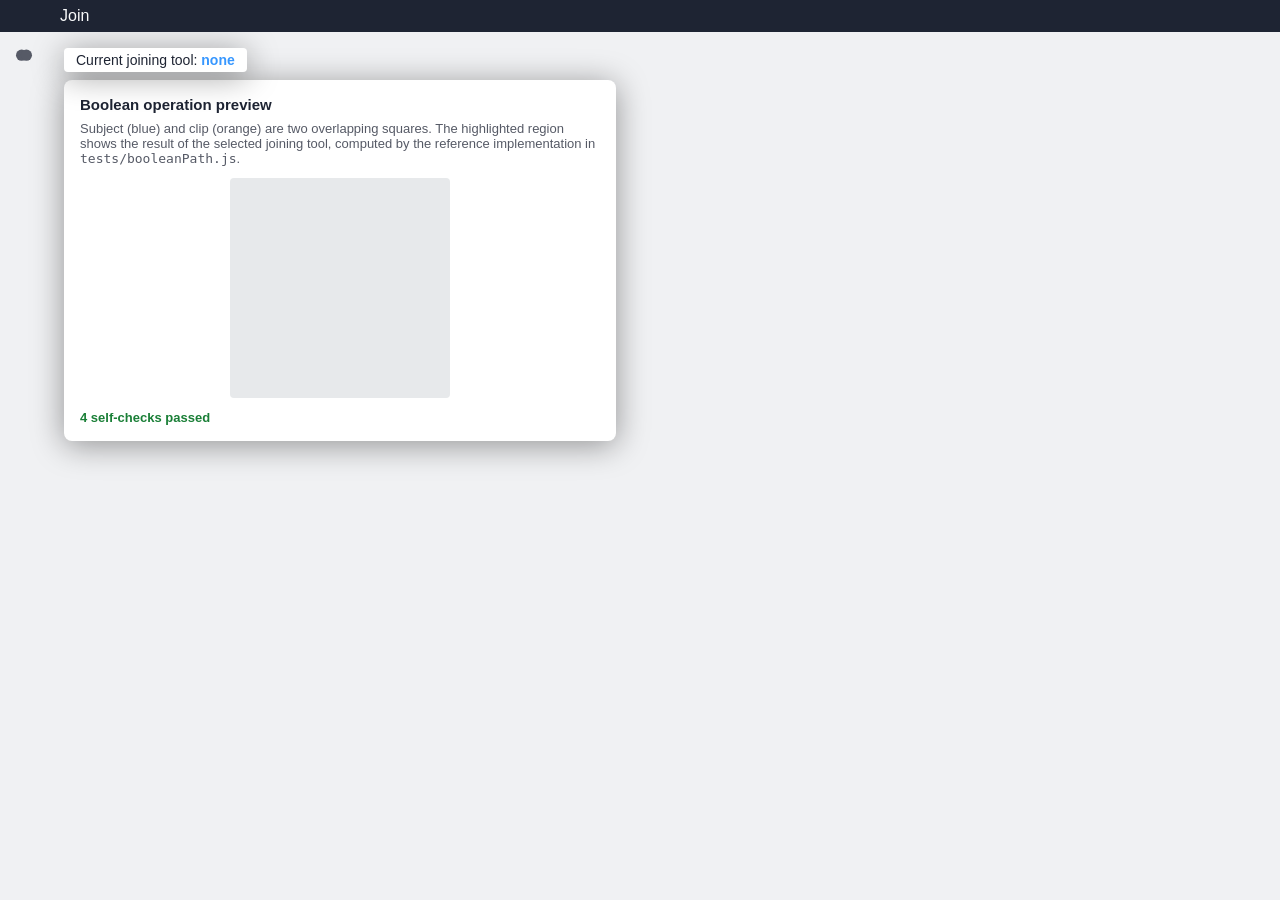
<file: test/boolean-tools-ui-test.html>
<!DOCTYPE html>
<html lang="en">

<head>
  <meta charset="utf-8" />
  <title>Boolean (Join) Tools Submenu Test (Method Draw)</title>
  <style>

    /* https://jsfiddle.net/m1erickson/m5jg92wd/ */
    
    /* ---- CSS variables (subset of css/base.css) ---- */
    :root {
      --x1: 4px;
      --x2: 8px;
      --x3: 12px;
      --x4: 16px;
      --x5: 20px;
      --x6: 24px;
      --x7: 28px;
      --x8: 32px;
      --x10: 40px;
      --x12: 48px;
      --x16: 64px;
      --z0: #111827;
      --z1: #1e2433;
      --z2: #2b313f;
      --z3: #393e4c;
      --z4: #474c59;
      --z5: #565a66;
      --z6: #656974;
      --z7: #747782;
      --z8: #848790;
      --z13: #d6d8db;
      --z14: #e7e9eb;
      --z15: #f9fafb;
      --accent7: #0b89f0;
      --accent8: #3797ff;
      --accent13: #c3d4fd;
      --accent15: #eaeffc;
      --accent9: #62a3ff;
      --shadow: 0 var(--x1) var(--x8) rgba(0, 0, 0, 0.4);
      --ui-font: -apple-system, BlinkMacSystemFont, "Segoe UI", Roboto, sans-serif;
    }

    /* ---- Menu bar (subset of css/menu.css) ---- */
    body {
      margin: 0;
      font-family: var(--ui-font);
      background: #f0f1f3;
      color: var(--z1);
    }

    #menu_bar {
      padding: 0 0 0 var(--x12);
      position: relative;
      z-index: 2;
      height: var(--x8);
      display: flex;
      background: var(--z1);
    }

    #menu_bar.active .menu.open .menu_list {
      display: block;
    }

    .menu {
      position: relative;
      z-index: 5;
      color: var(--z3);
      display: inline-block;
    }

    .menu_title {
      cursor: pointer;
      display: inline-block;
      z-index: 10;
      color: var(--z15);
      position: relative;
      line-height: var(--x8);
      padding: 0 var(--x3);
      vertical-align: top;
    }

    .menu .menu_title:hover {
      background: var(--z2);
    }

    .menu_list {
      position: absolute;
      left: 0;
      top: var(--x8);
      white-space: nowrap;
      background: var(--z15);
      padding: var(--x2) 0;
      border-radius: 0 var(--x2) var(--x2) var(--x2);
      box-shadow: var(--shadow);
      display: none;
      z-index: 20;
    }

    .menu_list .menu_item {
      position: relative;
      overflow: hidden;
      line-height: var(--x6);
      padding: var(--x1) var(--x16) var(--x1) var(--x6);
      cursor: pointer;
      color: var(--z3);
    }

    .menu_list .menu_item:hover {
      background: var(--accent13);
      color: #000;
    }

    .menu_item .submenu-caret {
      position: absolute;
      right: var(--x2);
      top: 50%;
      transform: translateY(-50%);
    }

    /* ---- Tool buttons in the submenu (subset of css/tools.css + css/shapelib.css) ---- */
    #status {
      position: fixed;
      top: var(--x12);
      left: var(--x16);
      font-size: 14px;
      background: #fff;
      padding: var(--x1) var(--x3);
      border-radius: var(--x1);
      box-shadow: var(--shadow);
    }

    #status strong {
      color: var(--accent8);
    }

    .tools_flyout {
      position: absolute;
      display: none;
      cursor: pointer;
      width: 256px;
      left: 100%;
      top: -4px;
      background: var(--z15);
      border-radius: var(--x1);
      box-shadow: var(--shadow);
      padding: var(--x2);
      z-index: 30;
    }

    .tools_flyout .tool_button {
      float: left;
      background-color: var(--z15);
      height: var(--x10);
      width: var(--x10);
      cursor: pointer;
      line-height: 60px;
      text-align: center;
      transform: scale(0.8);
    }

    .tools_flyout .tool_button svg {
      fill: var(--z4);
      vertical-align: center;
      color: var(--z4);
    }

    .tools_flyout .tool_button:hover svg {
      fill: var(--z1);
      color: var(--z1);
    }

    .tools_flyout .tool_button.current svg {
      fill: var(--accent8);
      color: var(--accent8);
    }

    .tools_flyout .tool_button.current {
      transform: scale(1);
      outline: 2px solid var(--accent8);
      border-radius: var(--x1);
    }

    /* ---- Demo / preview area ---- */
    #demo {
      margin: var(--x12) var(--x16);
      max-width: 520px;
      background: #fff;
      border-radius: var(--x2);
      padding: var(--x4);
      box-shadow: var(--shadow);
    }

    #demo h2 {
      font-size: 15px;
      margin: 0 0 var(--x2);
    }

    #demo p {
      font-size: 13px;
      color: var(--z5);
      margin: 0 0 var(--x3);
    }

    #preview {
      display: block;
      margin: 0 auto;
      background: var(--z14);
      border-radius: var(--x1);
    }

    #result {
      margin-top: var(--x3);
      font-size: 13px;
      font-weight: 600;
    }

    #result.pass {
      color: #1a7f37;
    }

    #result.fail {
      color: #cf222e;
    }

    /* ---- Left side toolbar (subset of css/tools.css) ---- */
    #tools_left {
      position: absolute;
      border-right: none;
      width: var(--x12);
      top: var(--x8);
      bottom: 0;
      left: 0;
      z-index: 4;
    }

    #tools_left .tool_button {
      position: relative;
      height: var(--x12);
      width: var(--x12);
      cursor: pointer;
      line-height: 60px;
      text-align: center;
      transform: scale(0.8);
    }

    #tools_left .tool_button svg {
      vertical-align: center;
      color: var(--z5);
      fill: var(--z5);
    }

    #tools_left .tool_button:hover {
      transform: scale(1);
    }

    #tools_left .tool_button:hover svg {
      fill: var(--z13);
      color: var(--z13);
    }

    #tools_left .tool_button.current {
      transform: scale(1.4);
    }

    #tools_left .tool_button.current svg {
      fill: var(--accent8);
      color: var(--accent8);
    }

    /* Submenu flyout attached to a side-toolbar button (subset of css/shapelib.css) */
    #tools_left .tool_menu {
      position: absolute;
      display: none;
      left: var(--x12);
      top: 0;
      width: 256px;
      background: var(--z15);
      border-radius: var(--x1);
      box-shadow: var(--shadow);
      padding: var(--x2);
      z-index: 50;
    }

    #tools_left .tool_menu .tool_button {
      float: left;
      background-color: var(--z15);
      height: var(--x10);
      width: var(--x10);
    }

    #tools_left .tool_menu .tool_button svg {
      fill: var(--z4);
      color: var(--z4);
    }

    #tools_left .tool_menu .tool_button:hover svg {
      fill: var(--z1);
      color: var(--z1);
    }

    #tools_left .tool_menu .tool_button.current svg {
      fill: var(--accent8);
      color: var(--accent8);
    }

    #tools_left .tool_menu .tool_button.current {
      transform: scale(1);
      outline: 2px solid var(--accent8);
      border-radius: var(--x1);
    }
  </style>
</head>

<body>

  <div id="menu_bar">
    <div class="menu" id="join_menu">
      <div class="menu_title" id="join_title">Join</div>
      <div class="menu_list" id="join_list">
        <div class="menu_item" id="join_trigger">Joining Tools<span class="submenu-caret">&#9656;</span></div>
        <!-- The submenu grouping the boolean / joining tools -->
        <div class="tools_flyout" id="join_flyout">
          <div class="tool_button" data-mode="union" title="Union (Combine)">
            <svg viewBox="0 0 24 24" width="24" height="24">
              <circle cx="9" cy="12" r="7" fill="currentColor" fill-opacity="50%" />
              <circle cx="15" cy="12" r="7" fill="currentColor" />
            </svg>
          </div>
          <div class="tool_button" data-mode="subtract" title="Subtract (A - B)">
            <svg viewBox="0 0 24 24" width="24" height="24">
              <defs>
                <mask id="m-sub">
                  <rect width="24" height="24" fill="#fff" />
                  <circle cx="15" cy="12" r="7" fill="#000" />
                </mask>
              </defs>
              <circle cx="9" cy="12" r="7" fill="currentColor" mask="url(#m-sub)" />
            </svg>
          </div>
          <div class="tool_button" data-mode="intersect" title="Intersect (A &cap; B)">
            <svg viewBox="0 0 24 24" width="24" height="24">
              <defs>
                <mask id="m-int">
                  <circle cx="15" cy="12" r="7" fill="#fff" />
                </mask>
              </defs>
              <circle cx="9" cy="12" r="7" fill="currentColor" mask="url(#m-int)" />
            </svg>
          </div>
          <div class="tool_button" data-mode="exclude" title="Exclude (XOR)">
            <svg viewBox="0 0 24 24" width="24" height="24">
              <defs>
                <mask id="m-ex1">
                  <rect width="24" height="24" fill="#fff" />
                  <circle cx="15" cy="12" r="7" fill="#000" />
                </mask>
                <mask id="m-ex2">
                  <rect width="24" height="24" fill="#fff" />
                  <circle cx="9" cy="12" r="7" fill="#000" />
                </mask>
              </defs>
              <circle cx="9" cy="12" r="7" fill="currentColor" mask="url(#m-ex1)" />
              <circle cx="15" cy="12" r="7" fill="currentColor" mask="url(#m-ex2)" />
            </svg>
          </div>
        </div>
      </div>
    </div>
  </div>

  <div id="tools_left" class="tools_panel">
    <div class="tool_button" id="tool_join" data-mode="join" title="Join Tools">
      <svg viewBox="0 0 24 24" width="24" height="24">
        <circle cx="9" cy="12" r="7" fill="currentColor" />
        <circle cx="15" cy="12" r="7" fill="currentColor" />
      </svg>
      <!-- Submenu grouping the boolean / joining tools -->
      <div class="tool_menu" id="join_tool_menu">
        <div class="tool_button" data-mode="union" title="Union (Combine)">
          <svg viewBox="0 0 24 24" width="24" height="24">
            <circle cx="9" cy="12" r="7" fill="currentColor" />
            <circle cx="15" cy="12" r="7" fill="currentColor" />
          </svg>
        </div>
        <div class="tool_button" data-mode="subtract" title="Subtract (A - B)">
          <svg viewBox="0 0 24 24" width="24" height="24">
            <defs>
              <mask id="m-sub2">
                <rect width="24" height="24" fill="#fff" />
                <circle cx="15" cy="12" r="7" fill="#000" />
              </mask>
            </defs>
            <circle cx="9" cy="12" r="7" fill="currentColor" mask="url(#m-sub2)" />
          </svg>
        </div>
        <div class="tool_button" data-mode="intersect" title="Intersect (A &cap; B)">
          <svg viewBox="0 0 24 24" width="24" height="24">
            <defs>
              <mask id="m-int2">
                <circle cx="15" cy="12" r="7" fill="#fff" />
              </mask>
            </defs>
            <circle cx="9" cy="12" r="7" fill="currentColor" mask="url(#m-int2)" />
          </svg>
        </div>
        <div class="tool_button" data-mode="exclude" title="Exclude (XOR)">
          <svg viewBox="0 0 24 24" width="24" height="24">
            <defs>
              <mask id="m-ex1b">
                <rect width="24" height="24" fill="#fff" />
                <circle cx="15" cy="12" r="7" fill="#000" />
              </mask>
              <mask id="m-ex2b">
                <rect width="24" height="24" fill="#fff" />
                <circle cx="9" cy="12" r="7" fill="#000" />
              </mask>
            </defs>
            <circle cx="9" cy="12" r="7" fill="currentColor" mask="url(#m-ex1b)" />
            <circle cx="15" cy="12" r="7" fill="currentColor" mask="url(#m-ex2b)" />
          </svg>
        </div>
      </div>
    </div>
  </div>

  <div id="status">Current joining tool: <strong id="current_tool_name">none</strong></div>

  <div id="demo">
    <h2>Boolean operation preview</h2>
    <p>Subject (blue) and clip (orange) are two overlapping squares. The highlighted
      region shows the result of the selected joining tool, computed by the
      reference implementation in <code>tests/booleanPath.js</code>.</p>
    <svg id="preview" width="220" height="220" viewBox="0 0 220 220"></svg>
    <div id="result">&nbsp;</div>
  </div>

  <!-- ===================================================================== -->
  <!-- Reference implementation (verbatim from tests/booleanPath.js)         -->
  <!-- ===================================================================== -->
  <script>
    (function (root, factory) {
      root.svgedit = root.svgedit || {};
      root.svgedit.boolop = factory();
    })(typeof self !== 'undefined' ? self : this, function () {
      'use strict';
      var EPS = 1e-9;
      function Vertex(x, y) {
        this.x = x; this.y = y; this.next = null; this.prev = null;
        this.neighbour = null; this.alpha = 0; this.intersection = false;
        this.entry = false; this.visited = false;
      }
      function signedArea(poly) {
        var a = 0;
        for (var i = 0, n = poly.length; i < n; i++) {
          var p = poly[i], q = poly[(i + 1) % n];
          a += p[0] * q[1] - q[0] * p[1];
        }
        return a / 2;
      }
      function area(poly) { return Math.abs(signedArea(poly)); }
      function pointInPolygon(pt, poly) {
        var x = pt[0], y = pt[1], inside = false;
        for (var i = 0, j = poly.length - 1; i < poly.length; j = i++) {
          var xi = poly[i][0], yi = poly[i][1], xj = poly[j][0], yj = poly[j][1];
          var intersect = ((yi > y) !== (yj > y)) && (x < (xj - xi) * (y - yi) / (yj - yi) + xi);
          if (intersect) inside = !inside;
        }
        return inside;
      }
      function buildList(poly) {
        var head = null, prev = null;
        for (var i = 0; i < poly.length; i++) {
          var v = new Vertex(poly[i][0], poly[i][1]);
          if (!head) head = v; else { prev.next = v; v.prev = prev; }
          prev = v;
        }
        prev.next = head; head.prev = prev;
        return head;
      }
      function ringFromList(head) {
        var ring = [], v = head;
        do { if (!v.intersection) ring.push([v.x, v.y]); v = v.next; } while (v !== head);
        return ring;
      }
      function insertIntersection(listHead, start, end, alpha, point) {
        var v = new Vertex(point[0], point[1]);
        v.intersection = true; v.alpha = alpha;
        var cur = start;
        while (cur.next !== listHead && cur.next !== end && cur.next.alpha < alpha) cur = cur.next;
        v.next = cur.next; v.prev = cur; cur.next.prev = v; cur.next = v;
        return v;
      }
      function findIntersections(subjHead, clipHead) {
        var s = subjHead;
        do {
          var sNext = s.next, dx1 = sNext.x - s.x, dy1 = sNext.y - s.y, c = clipHead;
          do {
            var cNext = c.next, dx2 = cNext.x - c.x, dy2 = cNext.y - c.y;
            var denom = dy1 * dx2 - dx1 * dy2;
            if (Math.abs(denom) > EPS) {
              var a = ((c.y - s.y) * dx2 - (c.x - s.x) * dy2) / denom;
              var b = ((c.y - s.y) * dx1 - (c.x - s.x) * dy1) / denom;
              if (a > EPS && a < 1 - EPS && b > EPS && b < 1 - EPS) {
                var px = s.x + a * dx1, py = s.y + a * dy1;
                var sv = insertIntersection(subjHead, s, sNext, a, [px, py]);
                var cv = insertIntersection(clipHead, c, cNext, b, [px, py]);
                sv.neighbour = cv; cv.neighbour = sv;
              }
            }
            c = cNext;
          } while (c !== clipHead);
          s = sNext;
        } while (s !== subjHead);
      }
      function markEntryExit(subjHead, clipHead) {
        var inside = pointInPolygon([clipHead.x, clipHead.y], ringFromList(subjHead));
        var c = clipHead;
        do {
          if (c.intersection) { c.entry = !inside; inside = !inside; }
          c = c.next;
        } while (c !== clipHead);
        var s = subjHead;
        do { if (s.intersection) s.entry = !s.neighbour.entry; s = s.next; } while (s !== subjHead);
      }
      function trace(subjHead) {
        var results = [], start = subjHead;
        do {
          if (start.intersection && !start.visited) {
            var ring = [], v = start;
            do {
              v.visited = true; v.neighbour.visited = true;
              if (v.entry) { do { ring.push([v.x, v.y]); v = v.next; } while (!v.intersection); }
              else { do { ring.push([v.x, v.y]); v = v.prev; } while (!v.intersection); }
              v = v.neighbour;
            } while (!v.visited);
            if (ring.length >= 3) results.push(ring);
          }
          start = start.next;
        } while (start !== subjHead);
        return results;
      }
      function invertEntryExit(head) {
        var v = head;
        do { if (v.intersection) v.entry = !v.entry; v = v.next; } while (v !== head);
      }
      function clipOperation(subjPoly, clipPoly, invertSubj, invertClip) {
        var subjHead = buildList(subjPoly), clipHead = buildList(clipPoly);
        findIntersections(subjHead, clipHead);
        markEntryExit(subjHead, clipHead);
        if (invertSubj) invertEntryExit(subjHead);
        if (invertClip) invertEntryExit(clipHead);
        return trace(subjHead);
      }
      function totalArea(rings) {
        var sum = 0;
        for (var i = 0; i < rings.length; i++) sum += signedArea(rings[i]);
        return Math.abs(sum);
      }
      function run(op, subj, clip) {
        var s = subj.slice(); if (signedArea(s) < 0) s.reverse();
        var c = clip.slice(); if (signedArea(c) < 0) c.reverse();
        var intersect = clipOperation(s, c, false, false);
        if (intersect.length === 0) {
          var cInS = pointInPolygon(c[0], s), sInC = pointInPolygon(s[0], c);
          if (cInS) {
            switch (op) {
              case 'union': return [s];
              case 'intersect': return [c];
              case 'subtract': return [s, c.slice().reverse()];
              case 'exclude': return [s, c.slice().reverse()];
            }
          } else if (sInC) {
            switch (op) {
              case 'union': return [c];
              case 'intersect': return [s];
              case 'subtract': return [];
              case 'exclude': return [c, s.slice().reverse()];
            }
          } else {
            switch (op) {
              case 'union': return [s, c];
              case 'intersect': return [];
              case 'subtract': return [s];
              case 'exclude': return [s, c];
            }
          }
        }
        if (op === 'intersect') return intersect;
        if (op === 'union') return clipOperation(s, c, true, true);
        if (op === 'subtract') return clipOperation(s, c, false, true);
        if (op === 'exclude') {
          var ab = clipOperation(s, c, false, true).map(function (r) { return signedArea(r) < 0 ? r.slice().reverse() : r; });
          var ba = clipOperation(c, s, false, true).map(function (r) { return signedArea(r) < 0 ? r.slice().reverse() : r; });
          return ab.concat(ba);
        }
        throw new Error('Unknown boolean op: ' + op);
      }
      function opMulti(op, subjectRings, clipRings) {
        var out = [];
        for (var i = 0; i < subjectRings.length; i++) {
          var acc = [subjectRings[i]];
          for (var j = 0; j < clipRings.length; j++) {
            var next = [];
            for (var k = 0; k < acc.length; k++) {
              var res = run(op, acc[k], clipRings[j]);
              for (var r = 0; r < res.length; r++) next.push(res[r]);
            }
            acc = next;
          }
          for (var m = 0; m < acc.length; m++) out.push(acc[m]);
        }
        return out;
      }
      return {
        union: function (subject, clip) { return opMulti('union', subject, clip); },
        subtract: function (subject, clip) { return opMulti('subtract', subject, clip); },
        intersect: function (subject, clip) { return opMulti('intersect', subject, clip); },
        exclude: function (subject, clip) { return opMulti('exclude', subject, clip); },
        _internal: { signedArea: signedArea, area: area, totalArea: totalArea, pointInPolygon: pointInPolygon }
      };
    });
  </script>

  <!-- ===================================================================== -->
  <!-- UI behaviour + live preview                                           -->
  <!-- ===================================================================== -->
  <script>
    (function () {
      var menuBar = document.getElementById('menu_bar');
      var menu = document.getElementById('join_menu');
      var title = document.getElementById('join_title');
      var trigger = document.getElementById('join_trigger');
      var flyout = document.getElementById('join_flyout');
      var nameEl = document.getElementById('current_tool_name');
      var boolop = window.svgedit.boolop;

      var currentTool = 'none';

      // Two overlapping squares (side 80, offset by (40,40)).
      var subject = [[40, 40], [120, 40], [120, 120], [40, 120]];
      var clip = [[80, 80], [160, 80], [160, 160], [80, 160]];

      function render() {
        if (currentTool === 'none') return;
        var rings = boolop[currentTool]([subject], [clip]);
        var area = boolop._internal.totalArea(rings);

        var svgns = 'http://www.w3.org/2000/svg';
        var svg = document.getElementById('preview');
        while (svg.firstChild) svg.removeChild(svg.firstChild);

        function poly(points, fill, opacity) {
          var p = document.createElementNS(svgns, 'polygon');
          p.setAttribute('points', points.map(function (pt) { return pt[0] + ',' + pt[1]; }).join(' '));
          p.setAttribute('fill', fill);
          if (opacity != null) p.setAttribute('fill-opacity', opacity);
          p.setAttribute('stroke', '#fff');
          p.setAttribute('stroke-width', '1');
          return p;
        }
        // faint inputs
        svg.appendChild(poly(subject, '#3797ff', 0.25));
        svg.appendChild(poly(clip, '#f59e0b', 0.25));
        // result
        var g = document.createElementNS(svgns, 'g');
        g.setAttribute('fill-rule', 'evenodd');
        rings.forEach(function (r) { g.appendChild(poly(r, '#3797ff', 0.85)); });
        svg.appendChild(g);

        document.getElementById('result').textContent =
          currentTool + ': ' + rings.length + ' ring(s), area = ' + area;
      }

      // Open/close the top "Join" menu.
      title.addEventListener('mousedown', function (e) {
        e.stopPropagation();
        if (menu.classList.contains('open')) {
          menuBar.classList.remove('active'); menu.classList.remove('open');
        } else {
          menuBar.classList.add('active'); menu.classList.add('open');
        }
      });

      // Show the submenu when hovering / interacting with its trigger.
      trigger.addEventListener('mouseenter', function () {
        if (menu.classList.contains('open')) flyout.style.display = 'block';
      });
      trigger.addEventListener('click', function (e) {
        e.stopPropagation(); flyout.style.display = 'block';
      });

      // Selecting a joining tool.
      // Mirror method-draw's toolButtonClick(): items inside a flyout do NOT
      // close it, so the user can switch to another joining tool without first
      // clicking off the submenu.
      flyout.addEventListener('click', function (e) {
        var btn = e.target.closest('.tool_button');
        if (!btn) return;
        e.stopPropagation();
        var mode = btn.getAttribute('data-mode');

        var current = flyout.querySelector('.tool_button.current');
        if (current) current.classList.remove('current');
        btn.classList.add('current');

        currentTool = mode;
        nameEl.textContent = mode;
        render();
      });

      // Keep the submenu open while the pointer is over it.
      flyout.addEventListener('mouseleave', function () { flyout.style.display = 'none'; });

      // Clicking anywhere else closes the menu.
      document.body.addEventListener('mousedown', function (e) {
        if (!menu.contains(e.target)) {
          menuBar.classList.remove('active'); menu.classList.remove('open');
          flyout.style.display = 'none';
        }
      });

      // Tiny in-page self-test mirroring tests/boolean-tools.test.js expectations.
      (function selftest() {
        var pass = 0, fail = 0, msg = [];
        function check(name, got, want) {
          if (Math.abs(got - want) < 0.5) { pass++; }
          else { fail++; msg.push(name + ': got ' + got + ' want ' + want); }
        }
        check('union area', boolop._internal.totalArea(boolop.union([subject], [clip])), 11200);
        check('subtract area', boolop._internal.totalArea(boolop.subtract([subject], [clip])), 4800);
        check('intersect area', boolop._internal.totalArea(boolop.intersect([subject], [clip])), 1600);
        check('exclude area', boolop._internal.totalArea(boolop.exclude([subject], [clip])), 9600);
        var el = document.getElementById('result');
        if (fail === 0) { el.textContent = pass + ' self-checks passed'; el.className = 'pass'; }
        else { el.textContent = fail + ' self-checks FAILED: ' + msg.join('; '); el.className = 'fail'; }
      })();

      // ---- Left side-toolbar submenu (mirrors #tool_shapelib) -----------------
      var sideBtn = document.getElementById('tool_join');
      var sideMenu = document.getElementById('join_tool_menu');

      function showSide() { sideMenu.style.display = 'block'; }
      function hideSide() { sideMenu.style.display = 'none'; }

      sideBtn.addEventListener('mouseenter', showSide);
      sideMenu.addEventListener('mouseenter', showSide);
      sideBtn.addEventListener('mouseleave', function (e) {
        if (!sideMenu.contains(e.relatedTarget)) hideSide();
      });
      sideMenu.addEventListener('mouseleave', function (e) {
        if (!sideBtn.contains(e.relatedTarget)) hideSide();
      });

      // Selecting a joining tool from the side submenu: the submenu stays open so
      // the user can switch tools without first clicking off.
      sideMenu.addEventListener('click', function (e) {
        var btn = e.target.closest('.tool_button');
        if (!btn) return;
        e.stopPropagation();
        var mode = btn.getAttribute('data-mode');

        var current = sideMenu.querySelector('.tool_button.current');
        if (current) current.classList.remove('current');
        btn.classList.add('current');
        sideBtn.classList.add('current');

        currentTool = mode;
        nameEl.textContent = mode;
        render();
      });

      document.body.addEventListener('mousedown', function (e) {
        if (!sideBtn.contains(e.target)) hideSide();
      });
    })();
  </script>
</body>

</html>
</file>
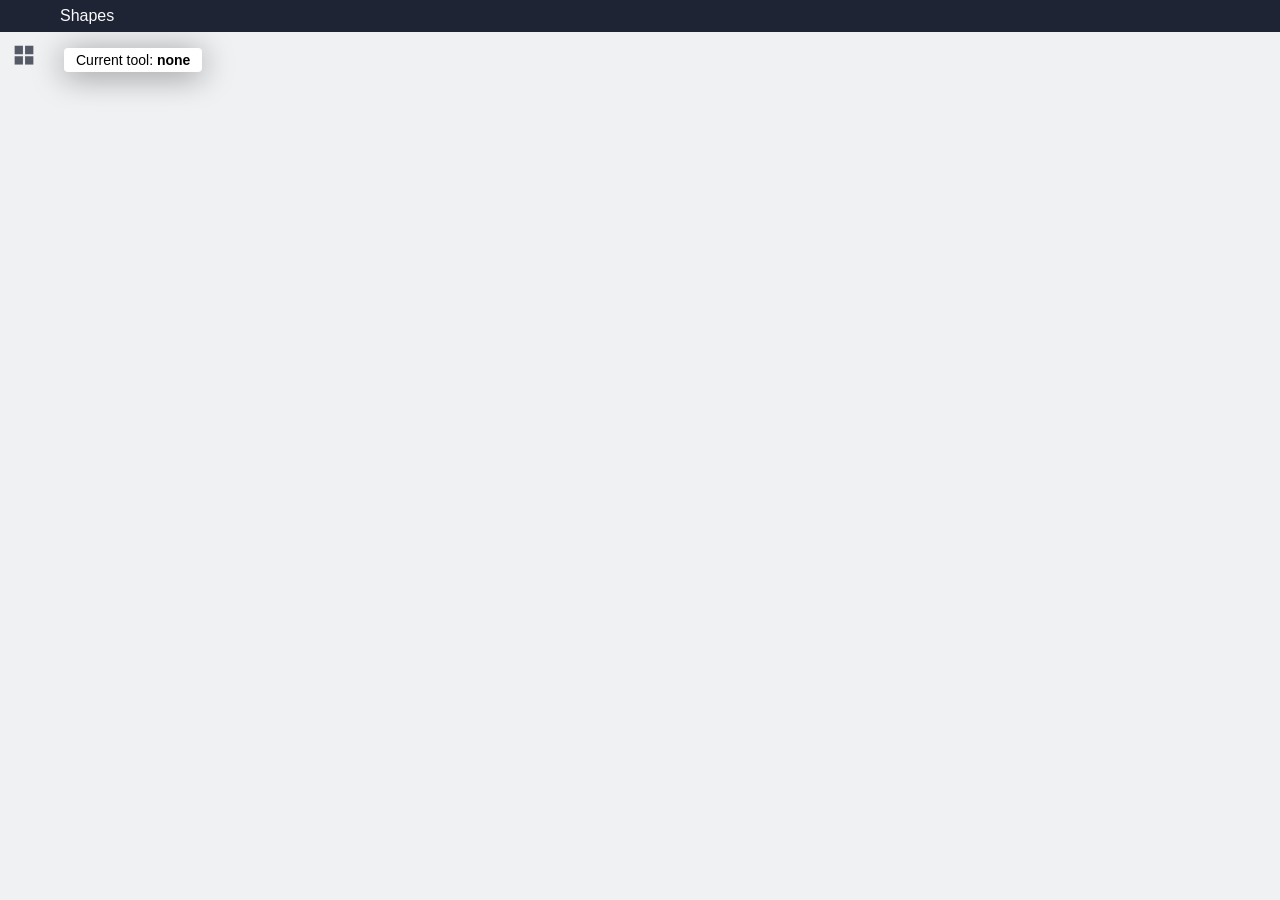
<file: test/shapes-submenu-test.html>
<!DOCTYPE html>
<html lang="en">
<head>
<meta charset="utf-8" />
<title>Shapes Submenu Test (Method Draw)</title>
<style>
/* ---- CSS variables (subset of css/base.css) ---- */
:root {
  --x1: 4px;  --x2: 8px;  --x3: 12px; --x4: 16px; --x5: 20px;
  --x6: 24px; --x7: 28px; --x8: 32px; --x12: 48px; --x16: 64px;
  --z0: #111827; --z1: #1e2433; --z2: #2b313f; --z3: #393e4c;
  --z4: #474c59; --z5: #565a66; --z6: #656974; --z7: #747782;
  --z8: #848790; --z13: #d6d8db; --z14: #e7e9eb; --z15: #f9fafb;
  --accent7: #0b89f0; --accent8: #3797ff; --accent13: #c3d4fd;
  --accent15: #eaeffc;
  --shadow: 0 var(--x1) var(--x8) rgba(0,0,0,0.4);
  --ui-font: -apple-system,BlinkMacSystemFont,"Segoe UI",Roboto,sans-serif;
}

/* ---- Menu bar (subset of css/menu.css) ---- */
body { margin: 0; font-family: var(--ui-font); background: #f0f1f3; }

#menu_bar {
  padding: 0 0 0 var(--x12);
  position: relative;
  z-index: 2;
  height: var(--x8);
  display: flex;
  background: var(--z1);
}

#menu_bar.active .menu.open .menu_list { display: block; }

.menu {
  position: relative;
  z-index: 5;
  color: var(--z3);
  display: inline-block;
}

.menu_title {
  cursor: pointer;
  display: inline-block;
  z-index: 10;
  color: var(--z15);
  position: relative;
  line-height: var(--x8);
  padding: 0 var(--x3);
  vertical-align: top;
}

.menu .menu_title:hover { background: var(--z2); }

.menu_list {
  position: absolute;
  left: 0;
  top: var(--x8);
  white-space: nowrap;
  background: var(--z15);
  padding: var(--x2) 0;
  border-radius: 0 var(--x2) var(--x2) var(--x2);
  box-shadow: var(--shadow);
  display: none;
  z-index: 20;
}

.menu_list .menu_item {
  position: relative;
  overflow: hidden;
  line-height: var(--x6);
  padding: var(--x1) var(--x16) var(--x1) var(--x6);
  cursor: pointer;
  color: var(--z3);
}

.menu_list .menu_item:hover { background: var(--accent13); color: #000; }

.menu_item .submenu-caret {
  position: absolute;
  right: var(--x2);
  top: 50%;
  transform: translateY(-50%);
}

/* ---- Tool buttons in the submenu (subset of css/tools.css + css/shapelib.css) ---- */
#current_tool {
  position: fixed;
  top: var(--x12);
  left: var(--x16);
  font-family: var(--ui-font);
  font-size: 14px;
  background: #fff;
  padding: var(--x1) var(--x3);
  border-radius: var(--x1);
  box-shadow: var(--shadow);
}

.tools_flyout {
  position: absolute;
  display: none;
  cursor: pointer;
  width: 240px;
  left: 100%;
  top: -4px;
  background: var(--z15);
  border-radius: var(--x1);
  box-shadow: var(--shadow);
  padding: var(--x2);
  z-index: 30;
}

.tools_flyout .tool_button {
  float: left;
  background-color: var(--z15);
  height: var(--x10);
  width: var(--x10);
  cursor: pointer;
  line-height: 60px;
  text-align: center;
  transform: scale(0.8);
}

.tools_flyout .tool_button svg {
  fill: var(--z4);
  vertical-align: center;
}

.tools_flyout .tool_button:hover svg { fill: var(--z1); }

.tools_flyout .tool_button.current svg { fill: var(--accent8); }

.tools_flyout .tool_button.current {
  transform: scale(1);
  outline: 2px solid var(--accent8);
  border-radius: var(--x1);
}

/* ---- Left side toolbar (subset of css/tools.css) ---- */
#tools_left {
  position: absolute;
  border-right: none;
  width: var(--x12);
  top: var(--x8);
  bottom: 0;
  left: 0;
  z-index: 4;
}

#tools_left .tool_button {
  position: relative;
  height: var(--x12);
  width: var(--x12);
  cursor: pointer;
  line-height: 60px;
  text-align: center;
  transform: scale(0.8);
}

#tools_left .tool_button svg {
  vertical-align: center;
  fill: var(--z5);
}

#tools_left .tool_button:hover { transform: scale(1); }
#tools_left .tool_button:hover svg { fill: var(--z13); }

#tools_left .tool_button.current { transform: scale(1.4); }
#tools_left .tool_button.current svg { fill: var(--accent8); }

/* Submenu flyout attached to a side-toolbar button (subset of css/shapelib.css) */
#tools_left .tool_menu {
  position: absolute;
  display: none;
  left: var(--x12);
  top: 0;
  width: 240px;
  background: var(--z15);
  border-radius: var(--x1);
  box-shadow: var(--shadow);
  padding: var(--x2);
  z-index: 50;
}

#tools_left .tool_menu .tool_button {
  float: left;
  background-color: var(--z15);
  height: var(--x10);
  width: var(--x10);
}

#tools_left .tool_menu .tool_button svg {
  fill: var(--z4);
  vertical-align: center;
}

#tools_left .tool_menu .tool_button:hover svg { fill: var(--z1); }

#tools_left .tool_menu .tool_button.current svg { fill: var(--accent8); }

#tools_left .tool_menu .tool_button.current {
  transform: scale(1);
  outline: 2px solid var(--accent8);
  border-radius: var(--x1);
}
</style>
</head>
<body>

<div id="menu_bar">
  <div class="menu" id="shapes_menu">
    <div class="menu_title" id="shapes_title">Shapes</div>
    <div class="menu_list" id="shapes_list">
      <div class="menu_item" id="shapes_trigger">Draw Shapes<span class="submenu-caret">&#9656;</span></div>
      <!-- The submenu grouping the shape tools -->
      <div class="tools_flyout" id="shapes_flyout">
        <div class="tool_button" data-mode="rect" title="Square/Rect Tool [R]">
          <svg viewBox="0 0 27 27" width="24" height="24">
            <path d="M 0 8 L 0 24 L 24 24 L 25 8 L 0 8 Z" />
          </svg>
        </div>
        <div class="tool_button" data-mode="ellipse" title="Ellipse/Circle Tool [C]">
          <svg viewBox="0 0 27 27" width="24" height="24">
            <ellipse cx="13" cy="13" rx="13" ry="9"></ellipse>
          </svg>
        </div>
        <div class="tool_button" data-mode="star" title="Star Tool [S]">
          <svg viewBox="0 0 27 27" width="24" height="24">
            <polygon points="14.43,10 12,2 9.57,10 2,10 8.18,14.41 5.83,22 12,17.31 18.18,22 15.83,14.41 22,10" />
          </svg>
        </div>
        <div class="tool_button" data-mode="line" title="Line Tool [L]">
          <svg viewBox="0 0 27 27" width="24" height="24">
            <path d="M 3 1 L 26 24 L 24 26 L 1 3 L 3 1 Z"></path>
          </svg>
        </div>
      </div>
    </div>
  </div>
</div>

<div id="tools_left" class="tools_panel">
  <div class="tool_button" id="tool_shapes" data-mode="shapes" title="Shapes">
    <svg viewBox="0 0 27 27" width="24" height="24">
      <path d="M0 0h12v12H0zM15 15h12v12H15zM15 0h12v12H15zM0 15h12v12H0z" />
    </svg>
    <!-- Submenu grouping the shape tools (mirrors #tool_shapelib .tool_menu) -->
    <div class="tool_menu" id="shapes_tool_menu">
      <div class="tool_button" data-mode="rect" title="Square/Rect Tool [R]">
        <svg viewBox="0 0 27 27" width="24" height="24">
          <path d="M 0 8 L 0 24 L 24 24 L 25 8 L 0 8 Z" />
        </svg>
      </div>
      <div class="tool_button" data-mode="ellipse" title="Ellipse/Circle Tool [C]">
        <svg viewBox="0 0 27 27" width="24" height="24">
          <ellipse cx="13" cy="13" rx="13" ry="9"></ellipse>
        </svg>
      </div>
      <div class="tool_button" data-mode="star" title="Star Tool [S]">
        <svg viewBox="0 0 27 27" width="24" height="24">
          <polygon points="14.43,10 12,2 9.57,10 2,10 8.18,14.41 5.83,22 12,17.31 18.18,22 15.83,14.41 22,10" />
        </svg>
      </div>
      <div class="tool_button" data-mode="line" title="Line Tool [L]">
        <svg viewBox="0 0 27 27" width="24" height="24">
          <path d="M 3 1 L 26 24 L 24 26 L 1 3 L 3 1 Z"></path>
        </svg>
      </div>
    </div>
  </div>
</div>

<div id="current_tool">Current tool: <strong id="current_tool_name">none</strong></div>

<script>
(function () {
  var menuBar  = document.getElementById('menu_bar');
  var menu     = document.getElementById('shapes_menu');
  var title    = document.getElementById('shapes_title');
  var trigger  = document.getElementById('shapes_trigger');
  var flyout   = document.getElementById('shapes_flyout');
  var nameEl   = document.getElementById('current_tool_name');

  // Open/close the top "Shapes" menu.
  title.addEventListener('mousedown', function (e) {
    e.stopPropagation();
    if (menu.classList.contains('open')) {
      menuBar.classList.remove('active');
      menu.classList.remove('open');
    } else {
      menuBar.classList.add('active');
      menu.classList.add('open');
    }
  });

  // Show the shape submenu when hovering / interacting with its trigger.
  trigger.addEventListener('mouseenter', function () {
    if (menu.classList.contains('open')) flyout.style.display = 'block';
  });
  trigger.addEventListener('click', function (e) {
    e.stopPropagation();
    flyout.style.display = 'block';
  });

  // Selecting a shape tool.
  // Mirror method-draw's toolButtonClick(): items inside a flyout do NOT
  // close it, so the user can switch to another shape without first
  // clicking off the submenu.
  flyout.addEventListener('click', function (e) {
    var btn = e.target.closest('.tool_button');
    if (!btn) return;
    e.stopPropagation();
    var mode = btn.getAttribute('data-mode');

    var current = flyout.querySelector('.tool_button.current');
    if (current) current.classList.remove('current');
    btn.classList.add('current');

    nameEl.textContent = mode;
  });

  // Keep the submenu open while the pointer is over it.
  flyout.addEventListener('mouseleave', function () {
    flyout.style.display = 'none';
  });

  // Clicking anywhere else closes the menu (but not the flyout click above,
  // which is stopped). This is the "click off to dismiss" path.
  document.body.addEventListener('mousedown', function (e) {
    if (!menu.contains(e.target)) {
      menuBar.classList.remove('active');
      menu.classList.remove('open');
      flyout.style.display = 'none';
    }
  });
})();

// ---- Left side-toolbar submenu (mirrors #tool_shapelib) -----------------
(function () {
  var nameEl = document.getElementById('current_tool_name');
  var sideBtn = document.getElementById('tool_shapes');
  var sideMenu = document.getElementById('shapes_tool_menu');

  function show() { sideMenu.style.display = 'block'; }
  function hide() { sideMenu.style.display = 'none'; }

  sideBtn.addEventListener('mouseenter', show);
  sideMenu.addEventListener('mouseenter', show);

  // Hide only when the pointer truly leaves both the button and its submenu.
  sideBtn.addEventListener('mouseleave', function (e) {
    if (!sideMenu.contains(e.relatedTarget)) hide();
  });
  sideMenu.addEventListener('mouseleave', function (e) {
    if (!sideBtn.contains(e.relatedTarget)) hide();
  });

  // Selecting a shape tool from the side submenu. Like the top flyout, the
  // submenu stays open so the user can switch shapes without clicking off.
  sideMenu.addEventListener('click', function (e) {
    var btn = e.target.closest('.tool_button');
    if (!btn) return;
    e.stopPropagation();
    var mode = btn.getAttribute('data-mode');

    var current = sideMenu.querySelector('.tool_button.current');
    if (current) current.classList.remove('current');
    btn.classList.add('current');
    sideBtn.classList.add('current');

    nameEl.textContent = mode;
  });

  document.body.addEventListener('mousedown', function (e) {
    if (!sideBtn.contains(e.target)) hide();
  });
})();
</script>
</body>
</html>
</file>
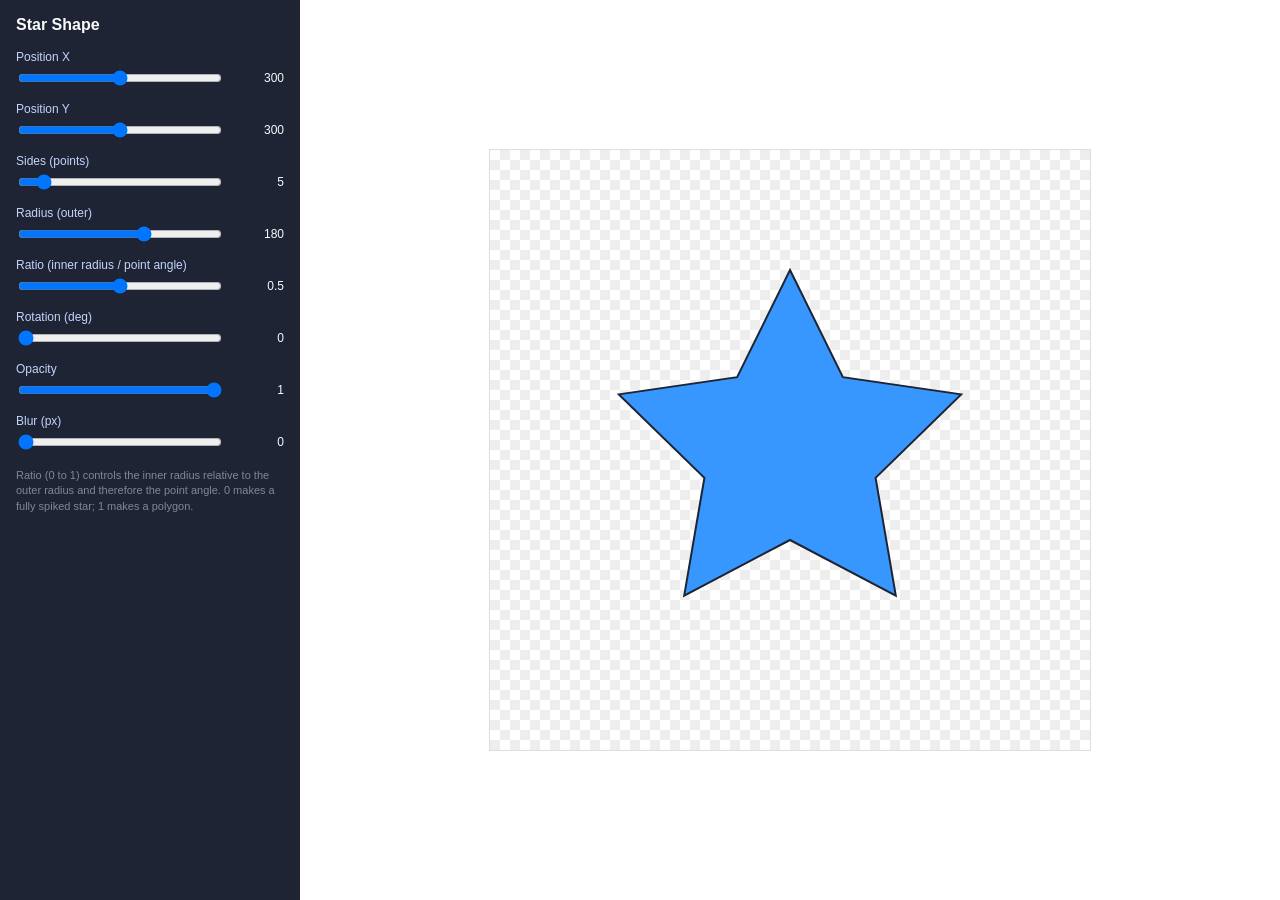
<file: test/star_shape_test.html>
<!DOCTYPE html>
<html lang="en">
<head>
<meta charset="utf-8" />
<title>Star Shape Test (Method Draw)</title>
<style>
  :root {
    --z1: #1e2433; --z2: #2b313f; --z15: #f9fafb;
    --accent8: #3797ff; --ui-font: -apple-system,BlinkMacSystemFont,"Segoe UI",Roboto,sans-serif;
  }
  body {
    margin: 0; font-family: var(--ui-font); background: #f0f1f3; color: var(--z1);
    display: flex; min-height: 100vh;
  }
  #panel {
    width: 300px; flex: 0 0 300px; background: var(--z1); color: var(--z15);
    padding: 16px; box-sizing: border-box; overflow: auto;
  }
  #panel h1 { font-size: 16px; margin: 0 0 16px; }
  .ctrl { margin-bottom: 14px; }
  .ctrl label { display: block; font-size: 12px; margin-bottom: 4px; color: #c3d4fd; }
  .ctrl .row { display: flex; align-items: center; gap: 8px; }
  .ctrl input[type=range] { flex: 1; }
  .ctrl .val { width: 52px; text-align: right; font-variant-numeric: tabular-nums; font-size: 12px; }
  .ctrl input[type=number] { width: 64px; }
  #stage { flex: 1; display: flex; align-items: center; justify-content: center; background: #fff; }
  svg { border: 1px solid #ddd; background:
    linear-gradient(45deg,#eee 25%,transparent 25%,transparent 75%,#eee 75%),
    linear-gradient(45deg,#eee 25%,#fff 25%,#fff 75%,#eee 75%);
    background-size: 20px 20px; background-position: 0 0, 10px 10px; }
  .hint { font-size: 11px; color: #848790; margin-top: 16px; line-height: 1.4; }
</style>
</head>
<body>
  <div id="panel">
    <h1>Star Shape</h1>

    <div class="ctrl">
      <label>Position X</label>
      <div class="row"><input id="cx" type="range" min="0" max="600" step="1" value="300"><span class="val" id="cx_v"></span></div>
    </div>
    <div class="ctrl">
      <label>Position Y</label>
      <div class="row"><input id="cy" type="range" min="0" max="600" step="1" value="300"><span class="val" id="cy_v"></span></div>
    </div>
    <div class="ctrl">
      <label>Sides (points)</label>
      <div class="row"><input id="sides" type="range" min="3" max="24" step="1" value="5"><span class="val" id="sides_v"></span></div>
    </div>
    <div class="ctrl">
      <label>Radius (outer)</label>
      <div class="row"><input id="radius" type="range" min="10" max="280" step="1" value="180"><span class="val" id="radius_v"></span></div>
    </div>
    <div class="ctrl">
      <label>Ratio (inner radius / point angle)</label>
      <div class="row"><input id="ratio" type="range" min="0" max="1" step="0.01" value="0.5"><span class="val" id="ratio_v"></span></div>
    </div>
    <div class="ctrl">
      <label>Rotation (deg)</label>
      <div class="row"><input id="rotation" type="range" min="0" max="360" step="1" value="0"><span class="val" id="rotation_v"></span></div>
    </div>
    <div class="ctrl">
      <label>Opacity</label>
      <div class="row"><input id="opacity" type="range" min="0" max="1" step="0.01" value="1"><span class="val" id="opacity_v"></span></div>
    </div>
    <div class="ctrl">
      <label>Blur (px)</label>
      <div class="row"><input id="blur" type="range" min="0" max="40" step="0.5" value="0"><span class="val" id="blur_v"></span></div>
    </div>

    <div class="hint">
      Ratio (0 to 1) controls the inner radius relative to the outer radius and therefore
      the point angle. 0 makes a fully spiked star; 1 makes a polygon.
    </div>
  </div>

  <div id="stage">
    <svg id="svg" width="600" height="600" viewBox="0 0 600 600">
      <defs>
        <filter id="starBlur" x="-50%" y="-50%" width="200%" height="200%">
          <feGaussianBlur id="blurNode" in="SourceGraphic" stdDeviation="0" />
        </filter>
      </defs>
      <path id="star" fill="#3797ff" stroke="#1e2433" stroke-width="2"
            filter="url(#starBlur)" />
    </svg>
  </div>

<script>
(function() {
  var ids = ['cx','cy','sides','radius','ratio','rotation','opacity','blur'];
  var els = {};
  ids.forEach(function(id) { els[id] = document.getElementById(id); });

  var star = document.getElementById('star');
  var blurNode = document.getElementById('blurNode');

  // Build a star path. Ratio sets the inner radius relative to outer radius,
  // and its sign controls whether points are sharp (positive) or flat/inverted
  // (negative). Sides sets the number of points.
  function buildStarPath(cx, cy, sides, radius, ratio, rotation) {
    sides = Math.max(3, Math.round(sides));
    var innerR = radius * ratio;

    var pointR = radius;
    var valleyR = innerR;

    var rot = (rotation - 90) * Math.PI / 180; // start pointing up
    var step = Math.PI / sides;               // half step between point/valley
    var d = '';
    for (var i = 0; i < sides * 2; i++) {
      var r = (i % 2 === 0) ? pointR : valleyR;
      var a = rot + i * step;
      var x = cx + r * Math.cos(a);
      var y = cy + r * Math.sin(a);
      d += (i === 0 ? 'M' : 'L') + x.toFixed(2) + ',' + y.toFixed(2);
    }
    return d + 'Z';
  }

  function update() {
    var v = {};
    ids.forEach(function(id) { v[id] = parseFloat(els[id].value); });

    star.setAttribute('d', buildStarPath(v.cx, v.cy, v.sides, v.radius, v.ratio, v.rotation));
    star.setAttribute('opacity', v.opacity);
    blurNode.setAttribute('stdDeviation', v.blur);

    ids.forEach(function(id) {
      var out = document.getElementById(id + '_v');
      if (out) out.textContent = els[id].value;
    });
  }

  ids.forEach(function(id) {
    els[id].addEventListener('input', update);
  });

  update();
})();
</script>
</body>
</html>
</file>
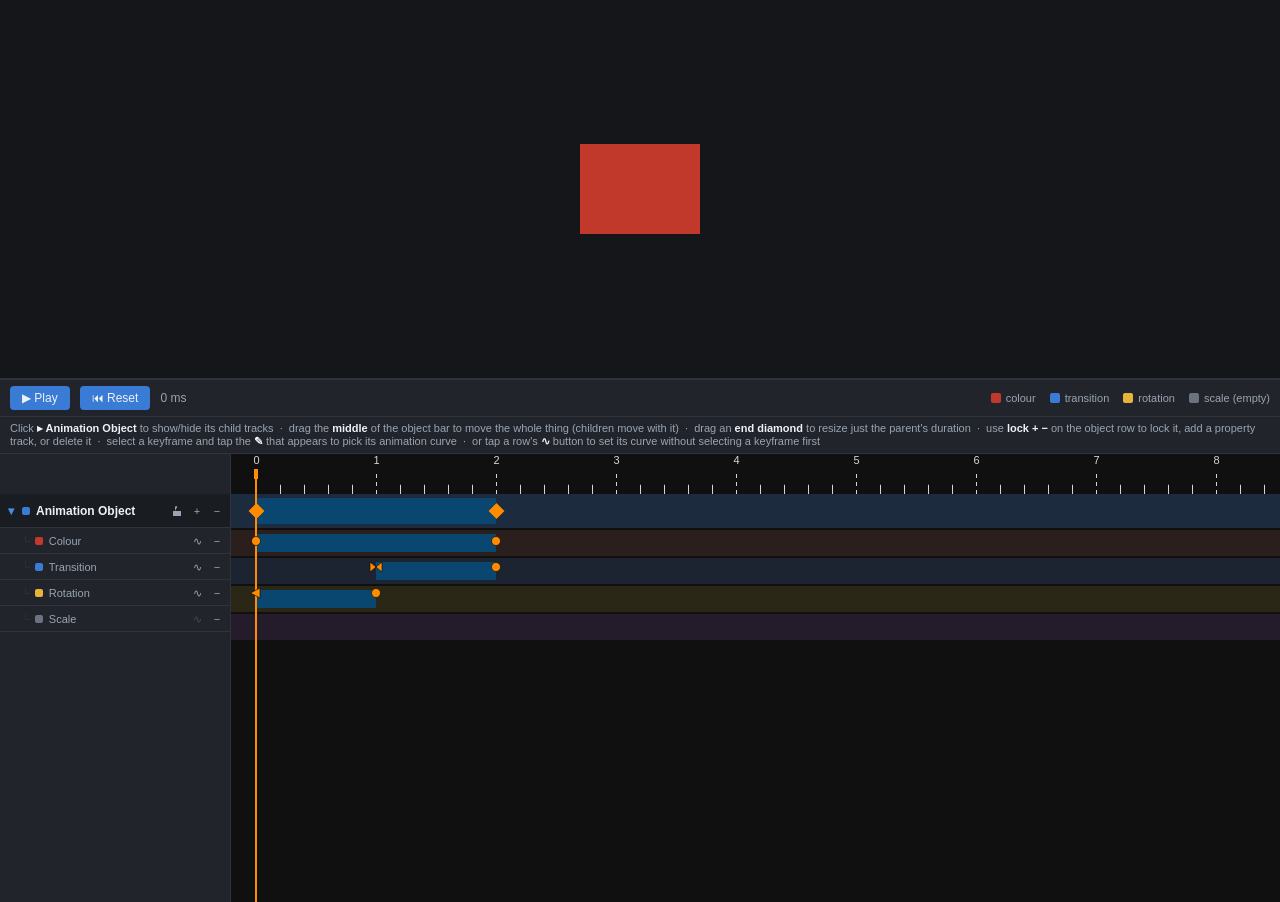
<file: test/timeline/index_v1.html>
<!DOCTYPE html>
<html lang="en">
<head>
<meta charset="UTF-8">
<title>Timeline example — Animation Object with linked child tracks</title>

<!-- Theme variables that animation-timeline.css expects (normally supplied by base.css) -->
<style>
  :root {
    --z0:  #14161a;
    --z1:  #191c21;
    --z2:  #21252b;
    --z3:  #2f343c;
    --z9:  #9aa4b2;
    --z12: #3a4048;
    --z13: #454c56;
    --z15: #eef1f5;
    --accent7:  #3a7bd5;
    --accent9:  #4b8ce8;
    --accent14: rgba(58,123,213,0.35);
    --b6:  #b5432e;
    --b7:  #c94f38;
    --x1: 4px; --x2: 6px; --x4: 10px; --x10: 40px; --x12: 48px;
  }
  html, body { margin:0; padding:0; height:100%; background: var(--z1); color: var(--z15);
    font-family: Roboto, 'Helvetica Neue', Arial, sans-serif; }

  #stage-panel {
    height: 42%;
    display: flex; align-items: center; justify-content: center;
    background: var(--z0);
    border-bottom: 1px solid var(--z3);
  }
  #stage { width: 320px; height: 220px; overflow: visible; }

  .transport {
    display: flex; align-items: center; gap: 10px;
    padding: 6px 10px; background: var(--z2); border-bottom: 1px solid var(--z3);
    flex-shrink: 0;
  }
  .transport button {
    background: var(--accent7); color: var(--z15); border: none; border-radius: 4px;
    padding: 5px 12px; font-size: 12px; cursor: pointer;
  }
  .transport button:hover { background: var(--accent9); }
  .transport .time-readout { font-size: 12px; color: var(--z9); font-variant-numeric: tabular-nums; }
  .transport .spacer { flex: 1; }
  .transport .legend { display:flex; gap:14px; font-size:11px; color: var(--z9); }
  .transport .legend span { display:flex; align-items:center; gap:5px; }
  .swatch { width:10px; height:10px; border-radius:2px; display:inline-block; }

  .hint {
    font-size: 11px; color: var(--z9); padding: 5px 10px;
    background: var(--z2); border-bottom: 1px solid var(--z3); flex-shrink: 0;
  }
  .hint b { color: var(--z15); }

  #timeline-panel { height: 58%; display: flex; flex-direction: column; }
  .timeline-body { flex: 1; display: flex; overflow: hidden; min-height: 0; }

  /* Custom outline column — mirrors row heights in #timeline exactly,
     so labels line up with the canvas-rendered keyframe rows. */
  #outline {
    width: 230px; flex-shrink: 0; background: var(--z2);
    border-right: 1px solid var(--z3); overflow: hidden;
  }
  #outline .outline-spacer { box-sizing: border-box; }
  .outline-row {
    box-sizing: border-box;
    display: flex; align-items: center;
    font-size: 12px; color: var(--z15);
    border-bottom: 1px solid var(--z3);
    padding-left: 8px; padding-right: 4px;
    user-select: none;
  }
  .outline-row.parent { cursor: pointer; font-weight: 600; background: var(--z1); }
  .outline-row.parent:hover { background: var(--z3); }
  .outline-row .toggle {
    display:inline-block; width: 14px; transition: transform 120ms ease;
    color: var(--accent9); cursor: pointer;
  }
  .outline-row.parent.collapsed .toggle { transform: rotate(-90deg); }
  .outline-row.child { padding-left: 22px; color: var(--z9); font-size: 11px; }
  .outline-row.child .elbow { color: var(--z3); margin-right: 5px; }
  .outline-row .dot { width: 8px; height: 8px; border-radius: 2px; margin-right: 6px; flex-shrink:0; }
  .outline-row .row-title { flex: 1 1 auto; overflow: hidden; text-overflow: ellipsis; white-space: nowrap; cursor: pointer; }
  .outline-row.child .row-title { cursor: default; }

  /* Row action icons (lock / add / delete) */
  .row-actions { display: flex; align-items: center; gap: 2px; flex-shrink: 0; }
  .icon-btn {
    width: 18px; height: 18px; line-height: 18px; text-align: center;
    font-size: 11px; border-radius: 3px; border: none; background: transparent;
    color: var(--z9); cursor: pointer; padding: 0; flex-shrink: 0;
  }
  .icon-btn:hover { background: var(--z12); color: var(--z15); }
  .icon-btn.del-btn:hover, .icon-btn.del-row-btn:hover { background: var(--b6); color: var(--z15); }
  .icon-btn.lock-btn.is-locked { color: var(--b7); }
  .outline-row.locked .add-btn, .outline-row.locked .del-btn, .outline-row.locked .del-row-btn, .outline-row.locked .row-ease-btn {
    opacity: .3; pointer-events: none;
  }
  .icon-btn.row-ease-btn:disabled { opacity: .3; pointer-events: none; }
  .outline-empty { padding: 16px 10px; font-size: 12px; color: var(--z9); line-height: 1.6; }
  .text-btn {
    margin-top: 6px; background: var(--accent7); color: var(--z15); border: none;
    border-radius: 4px; padding: 4px 10px; font-size: 11px; cursor: pointer;
  }
  .text-btn:hover { background: var(--accent9); }

  #timeline { flex: 1; position: relative; }

  /* Floating "edit easing" pencil button that appears next to a single selected keyframe */
  .floating-icon-btn {
    position: fixed; display: none; align-items: center; justify-content: center;
    width: 20px; height: 20px; border-radius: 50%; border: 1px solid var(--z3);
    background: var(--accent7); color: var(--z15); font-size: 10px; cursor: pointer;
    box-shadow: 0 2px 6px rgba(0,0,0,.4); z-index: 50; padding: 0;
  }
  .floating-icon-btn:hover { background: var(--accent9); }

  /* Popovers (property picker + easing curve grid) */
  .popover {
    position: fixed; display: none; background: var(--z2); border: 1px solid var(--z3);
    border-radius: 6px; box-shadow: 0 8px 24px rgba(0,0,0,.5); padding: 8px;
    font-size: 11px; color: var(--z15); z-index: 100; max-width: 320px;
  }
  .popover-title {
    font-weight: 600; font-size: 11px; color: var(--z9); text-transform: uppercase;
    letter-spacing: .04em; margin-bottom: 6px; padding: 0 2px;
  }
  .popover-empty { color: var(--z9); padding: 4px 2px; }

  .property-list { display: flex; flex-direction: column; gap: 1px; max-height: 260px; overflow-y: auto; }
  .property-item {
    display: flex; align-items: center; gap: 7px; background: transparent; border: none;
    color: var(--z15); text-align: left; padding: 5px 6px; border-radius: 4px;
    font-size: 12px; cursor: pointer; width: 100%;
  }
  .property-item:hover { background: var(--z3); }
  .property-item .dot { width: 9px; height: 9px; border-radius: 2px; flex-shrink: 0; }

  .easing-row--top { display: flex; gap: 4px; margin-bottom: 6px; }
  .easing-row--top .easing-btn { flex: 1; }
  .easing-btn {
    display: flex; flex-direction: column; align-items: center; gap: 2px;
    background: var(--z1); border: 1px solid var(--z3); color: var(--z15);
    border-radius: 4px; font-size: 10px; padding: 4px 6px; cursor: pointer;
  }
  .easing-btn:hover { border-color: var(--accent9); }
  .easing-btn.active { background: var(--accent7); border-color: var(--accent9); }
  .easing-btn-label { font-size: 9px; line-height: 1; white-space: nowrap; }
  .mini-curve { display: block; color: var(--z15); pointer-events: none; }
  table.easing-grid { border-collapse: collapse; }
  table.easing-grid th { font-size: 9px; color: var(--z9); font-weight: 500; padding: 2px 3px; }
  table.easing-grid td { padding: 1px 2px; }
  .easing-btn.compact { width: 30px; padding: 3px 0; }

  /* Tabs (Presets / Custom) */
  .easing-tabs { display: flex; gap: 4px; margin-bottom: 6px; }
  .easing-tab {
    flex: 1; background: var(--z1); border: 1px solid var(--z3); color: var(--z9);
    border-radius: 4px; font-size: 10px; padding: 4px 6px; cursor: pointer;
  }
  .easing-tab:hover { border-color: var(--accent9); color: var(--z15); }
  .easing-tab.active { background: var(--accent7); border-color: var(--accent9); color: var(--z15); }

  /* Big curve preview + draggable custom bezier editor */
  .curve-preview-wrap { margin-bottom: 6px; }
  .curve-big { width: 100%; height: auto; display: block; background: var(--z1); border: 1px solid var(--z3); border-radius: 4px; }
  .curve-grid { stroke: var(--z3); stroke-width: 1; }
  .curve-diagonal { stroke: var(--z3); stroke-width: 1; stroke-dasharray: 3,3; }
  .curve-path { fill: none; stroke: var(--accent9); stroke-width: 2.2; }
  .handle-line { stroke: var(--z9); stroke-width: 1; stroke-dasharray: 2,2; }
  .handle { fill: var(--accent7); stroke: var(--z15); stroke-width: 1.5; cursor: grab; touch-action: none; }
  .handle:hover { fill: var(--accent9); }
  .bezier-editor { touch-action: none; }
  .bezier-readout { font-size: 10px; color: var(--z9); margin-bottom: 6px; font-variant-numeric: tabular-nums; }
  .bezier-inputs { display: flex; gap: 4px; margin-bottom: 2px; }
  .bezier-inputs label { flex: 1; display: flex; flex-direction: column; font-size: 9px; color: var(--z9); gap: 2px; }
  .bezier-inputs input {
    width: 100%; box-sizing: border-box; background: var(--z0); color: var(--z15);
    border: 1px solid var(--z3); border-radius: 3px; padding: 2px 3px; font-size: 10px;
  }

  /* Timeline separator */
  .timeline-separator { width: 1px; background: var(--z3); height: 100%; }
</style>

<link rel="stylesheet" href="animation-timeline.css">
</head>
<body>

<!-- Live preview driven purely by the timeline's current time -->
<div id="stage-panel">
  <svg id="stage" viewBox="0 0 320 220">
    <rect x="0" y="0" width="320" height="220" fill="var(--z0)"/>
    <!-- pivot group: rotation is applied here, around the object's centre -->
    <g id="obj-pivot" transform="translate(160,110)">
      <!-- the two halves that separate for the "divide in half" transition -->
      <rect id="half-left"  width="60" height="90"/>
      <rect id="half-right" width="60" height="90"/>
    </g>
  </svg>
</div>

<div id="timeline-panel">
  <div class="transport">
    <button id="btn-play">▶ Play</button>
    <button id="btn-reset">⏮ Reset</button>
    <div class="time-readout"><span id="time-readout">0</span> ms</div>
    <div class="spacer"></div>
    <div class="legend">
      <span><i class="swatch" style="background:#c0392b"></i>colour</span>
      <span><i class="swatch" style="background:#3a7bd5"></i>transition</span>
      <span><i class="swatch" style="background:#e8b33a"></i>rotation</span>
      <span><i class="swatch" style="background:#6b7280"></i>scale (empty)</span>
    </div>
  </div>
  <div class="hint">
    Click <b>▸ Animation Object</b> to show/hide its child tracks &nbsp;·&nbsp;
    drag the <b>middle</b> of the object bar to move the whole thing (children move with it) &nbsp;·&nbsp;
    drag an <b>end diamond</b> to resize just the parent's duration &nbsp;·&nbsp;
    use <b>lock + −</b> on the object row to lock it, add a property track, or delete it &nbsp;·&nbsp;
    select a keyframe and tap the <b>✎</b> that appears to pick its animation curve &nbsp;·&nbsp;
    or tap a row's <b>∿</b> button to set its curve without selecting a keyframe first
  </div>
  <div class="timeline-body">
    <div id="outline"></div>
    <div id="timeline"></div>
  </div>
</div>

<!-- Floating controls, appended to <body> so they can be positioned with fixed coordinates
     regardless of scrolling/clipping inside the timeline panel. -->
<button id="easing-edit-btn" class="floating-icon-btn" title="Set animation curve" type="button">✎</button>
<div id="property-popover" class="popover"></div>
<div id="easing-popover" class="popover"></div>

<script src="jquery-3_5_1_min.js"></script>
<script src="animation-timeline.js"></script>
<script>
/**
 * ------------------------------------------------------------------
 * One "Animation Object" parent row holding a start/end keyframe pair,
 * plus a variable number of CHILD rows — each an independent property
 * timeline attached to the same object. Four rows exist by default:
 *
 *   1. Colour     — keyframe @0ms     -> keyframe @2000ms  (red -> green)
 *   2. Transition — keyframe @1000ms  -> keyframe @2000ms  (split in half)
 *   3. Rotation   — keyframe @0ms     -> keyframe @1000ms  (0deg -> 180deg)
 *   4. Scale      — placeholder track, no keyframes yet
 *
 * More property rows (fill opacity, skew, line thickness/opacity/colour,
 * width, height...) can be added from the object row's "+" button, and
 * every row can be removed again with its own "−" button. Each keyframe
 * carries its own animation curve (easing), picked from the "✎" popover
 * that appears once a single keyframe is selected, OR from the row's own
 * "∿" button (which targets that row's first/controlling keyframe
 * directly, no selection required). The shape drawn for a keyframe
 * ( >  ease-in / <  ease-out / <>  easy ease / O  custom) reflects
 * which of those curve families it uses.
 *
 * Parenting is expressed two ways:
 *  - VISUALLY: the outline panel on the left nests the child rows under
 *    "Animation Object" with a toggle arrow to show/hide them.
 *  - FUNCTIONALLY: the object row's two keyframes share a `group`
 *    marker, so animation-timeline-js renders/drags them as a single
 *    bar. Dragging that bar (not its end diamonds) fires a "group"
 *    drag — we listen for that and shift every child keyframe by the
 *    same delta, so the children always move along with the parent.
 *    Dragging an end diamond on its own just resizes the parent and
 *    leaves the children where they are.
  *  - Locking the object row (lock) disables dragging/resizing on the
 *    parent AND every child row, and disables add/delete/curve editing
 *    until it's unlocked again.
 * ------------------------------------------------------------------
 */

var TIMELINE_MAX = 3000; // ms — ruler length, gives room to drag right
var HEADER_HEIGHT = 40;
var LEFT_MARGIN = 25;
var ROW_MARGIN_BOTTOM = 0; // outline stacks rows with no gap; kept in sync with that layout

// A shared reference used purely as a "same group" marker — the library
// groups any keyframes on a row whose `.group` points at the same object.
var parentGroupMarker = { id: 'object-span' };

var objectRow = {
  title: 'Animation Object',
  id: 'row-object',
  objectType: 'rect', // drives which properties are offered (e.g. "radius" only applies to circles)
  locked: false,
  style: { height: 34, fillColor: '#1d2b3f' },
  keyframes: [
    { val: 0,    group: parentGroupMarker },
    { val: 2000, group: parentGroupMarker }
  ]
};

var colourRow = {
  title: 'Colour', id: 'row-colour', propKey: 'colourFill',
  style: { height: 26, fillColor: '#2a1f1c' },
  keyframes: [
    { val: 0,    easing: 'linear' },   // start: red
    { val: 2000, easing: 'linear' }    // end:   green
  ]
};

var transitionRow = {
  title: 'Transition', id: 'row-transition', propKey: 'transform',
  style: { height: 26, fillColor: '#1b2430' },
  keyframes: [
    { val: 1000, easing: 'easeInOutQuad' }, // start: whole
    { val: 2000, easing: 'linear' }         // end:   split in half
  ]
};

var rotationRow = {
  title: 'Rotation', id: 'row-rotation', propKey: 'rotation',
  style: { height: 26, fillColor: '#2b2716' },
  keyframes: [
    { val: 0,    easing: 'easeOutBack' }, // start: 0deg (note the triangle keyframe shape)
    { val: 1000, easing: 'linear' }       // end:   180deg
  ]
};

var scaleRow = {
  title: 'Scale', id: 'row-scale', propKey: 'scale',
  style: { height: 26, fillColor: '#241c2b' },
  keyframes: [] // deliberately empty — placeholder track, no keyframes yet
};

var childRows = [colourRow, transitionRow, rotationRow, scaleRow];
var expanded = true;
var objectDeleted = false;

// ------------------------------------------------------------------
// Property catalogue. Different object types expose different
// properties (e.g. "radius" only makes sense for a circle) — filter
// by `appliesTo` when offering the "+" add-property list.
// ------------------------------------------------------------------
var PROPERTY_DEFS = {
  colourFill:    { label: 'Colour',         kind: 'color',  swatch: '#c0392b', from: '#c0392b', to: '#2ea83a' },
  fillOpacity:   { label: 'Fill Opacity',   kind: 'number', swatch: '#b5432e', from: 1,    to: 0.25 },
  transform:     { label: 'Transition',     kind: 'number', swatch: '#3a7bd5', from: 0,    to: 40 },
  rotation:      { label: 'Rotation',       kind: 'number', swatch: '#e8b33a', from: 0,    to: 180 },
  skew:          { label: 'Skew',           kind: 'number', swatch: '#9b59b6', from: 0,    to: 20 },
  lineThickness: { label: 'Line Thickness', kind: 'number', swatch: '#5d6d7e', from: 0,    to: 4 },
  lineOpacity:   { label: 'Line Opacity',   kind: 'number', swatch: '#7f8c9a', from: 0.15, to: 0.9 },
  lineColour:    { label: 'Line Colour',    kind: 'color',  swatch: '#111318', from: '#000000', to: '#3a7bd5' },
  width:         { label: 'Width',          kind: 'number', swatch: '#16a085', from: 120,  to: 180 },
  height:        { label: 'Height',         kind: 'number', swatch: '#1abc9c', from: 90,   to: 60 },
  radius:        { label: 'Radius',         kind: 'number', swatch: '#d35400', from: 0,    to: 20, appliesTo: ['circle'] },
  scale:         { label: 'Scale',          kind: 'number', swatch: '#6b7280', from: 1,    to: 1 }
};

function availableProperties() {
  return Object.keys(PROPERTY_DEFS).filter(function (key) {
    if (childRows.some(function (r) { return r.propKey === key; })) return false;
    var def = PROPERTY_DEFS[key];
    if (def.appliesTo && def.appliesTo.indexOf(objectRow.objectType) === -1) return false;
    return true;
  });
}

// ------------------------------------------------------------------
// Easing library — CSS-style keywords plus the full Sine/Quad/Cubic/
// Quart/Quint/Expo/Circ/Back/Elastic/Bounce family in In/Out/InOut
// variants (see https://developer.mozilla.org/en-US/docs/Web/CSS/Reference/Values/easing-function
// and https://joshcollinsworth.com/demos/easing for reference curves).
// ------------------------------------------------------------------
function cubicBezierEasing(x1, y1, x2, y2) {
  function a(p1, p2) { return 1 - 3 * p2 + 3 * p1; }
  function b(p1, p2) { return 3 * p2 - 6 * p1; }
  function c(p1) { return 3 * p1; }
  function calcX(t) { return ((a(x1, x2) * t + b(x1, x2)) * t + c(x1)) * t; }
  function calcY(t) { return ((a(y1, y2) * t + b(y1, y2)) * t + c(y1)) * t; }
  function calcDerivX(t) { return 3 * a(x1, x2) * t * t + 2 * b(x1, x2) * t + c(x1); }
  function tForX(x) {
    var t = x;
    for (var i = 0; i < 8; i++) {
      var d = calcDerivX(t);
      if (Math.abs(d) < 1e-6) break;
      t -= (calcX(t) - x) / d;
    }
    return t;
  }
  return function (x) { return calcY(tForX(x)); };
}

var EASING_FAMILIES = ['Sine', 'Quad', 'Cubic', 'Quart', 'Quint', 'Expo', 'Circ', 'Back', 'Elastic', 'Bounce'];

var EASINGS = {
  linear: function (t) { return t; },
  ease: cubicBezierEasing(0.25, 0.1, 0.25, 1.0),

  easeInSine: function (t) { return 1 - Math.cos((t * Math.PI) / 2); },
  easeOutSine: function (t) { return Math.sin((t * Math.PI) / 2); },
  easeInOutSine: function (t) { return -(Math.cos(Math.PI * t) - 1) / 2; },

  easeInQuad: function (t) { return t * t; },
  easeOutQuad: function (t) { return 1 - (1 - t) * (1 - t); },
  easeInOutQuad: function (t) { return t < 0.5 ? 2 * t * t : 1 - Math.pow(-2 * t + 2, 2) / 2; },

  easeInCubic: function (t) { return t * t * t; },
  easeOutCubic: function (t) { return 1 - Math.pow(1 - t, 3); },
  easeInOutCubic: function (t) { return t < 0.5 ? 4 * t * t * t : 1 - Math.pow(-2 * t + 2, 3) / 2; },

  easeInQuart: function (t) { return t * t * t * t; },
  easeOutQuart: function (t) { return 1 - Math.pow(1 - t, 4); },
  easeInOutQuart: function (t) { return t < 0.5 ? 8 * Math.pow(t, 4) : 1 - Math.pow(-2 * t + 2, 4) / 2; },

  easeInQuint: function (t) { return Math.pow(t, 5); },
  easeOutQuint: function (t) { return 1 - Math.pow(1 - t, 5); },
  easeInOutQuint: function (t) { return t < 0.5 ? 16 * Math.pow(t, 5) : 1 - Math.pow(-2 * t + 2, 5) / 2; },

  easeInExpo: function (t) { return t === 0 ? 0 : Math.pow(2, 10 * t - 10); },
  easeOutExpo: function (t) { return t === 1 ? 1 : 1 - Math.pow(2, -10 * t); },
  easeInOutExpo: function (t) {
    if (t === 0) return 0;
    if (t === 1) return 1;
    return t < 0.5 ? Math.pow(2, 20 * t - 10) / 2 : (2 - Math.pow(2, -20 * t + 10)) / 2;
  },

  easeInCirc: function (t) { return 1 - Math.sqrt(1 - Math.pow(t, 2)); },
  easeOutCirc: function (t) { return Math.sqrt(1 - Math.pow(t - 1, 2)); },
  easeInOutCirc: function (t) {
    return t < 0.5
      ? (1 - Math.sqrt(1 - Math.pow(2 * t, 2))) / 2
      : (Math.sqrt(1 - Math.pow(-2 * t + 2, 2)) + 1) / 2;
  },

  easeInBack: function (t) { var c1 = 1.70158, c3 = c1 + 1; return c3 * t * t * t - c1 * t * t; },
  easeOutBack: function (t) {
    var c1 = 1.70158, c3 = c1 + 1;
    return 1 + c3 * Math.pow(t - 1, 3) + c1 * Math.pow(t - 1, 2);
  },
  easeInOutBack: function (t) {
    var c1 = 1.70158, c2 = c1 * 1.525;
    return t < 0.5
      ? (Math.pow(2 * t, 2) * ((c2 + 1) * 2 * t - c2)) / 2
      : (Math.pow(2 * t - 2, 2) * ((c2 + 1) * (t * 2 - 2) + c2) + 2) / 2;
  },

  easeInElastic: function (t) {
    var c4 = (2 * Math.PI) / 3;
    return t === 0 ? 0 : t === 1 ? 1 : -Math.pow(2, 10 * t - 10) * Math.sin((t * 10 - 10.75) * c4);
  },
  easeOutElastic: function (t) {
    var c4 = (2 * Math.PI) / 3;
    return t === 0 ? 0 : t === 1 ? 1 : Math.pow(2, -10 * t) * Math.sin((t * 10 - 0.75) * c4) + 1;
  },
  easeInOutElastic: function (t) {
    var c5 = (2 * Math.PI) / 4.5;
    if (t === 0) return 0;
    if (t === 1) return 1;
    return t < 0.5
      ? -(Math.pow(2, 20 * t - 10) * Math.sin((20 * t - 11.125) * c5)) / 2
      : (Math.pow(2, -20 * t + 10) * Math.sin((20 * t - 11.125) * c5)) / 2 + 1;
  },

  easeOutBounce: function (t) {
    var n1 = 7.5625, d1 = 2.75;
    if (t < 1 / d1) return n1 * t * t;
    if (t < 2 / d1) return n1 * (t -= 1.5 / d1) * t + 0.75;
    if (t < 2.5 / d1) return n1 * (t -= 2.25 / d1) * t + 0.9375;
    return n1 * (t -= 2.625 / d1) * t + 0.984375;
  },
  easeInBounce: function (t) { return 1 - EASINGS.easeOutBounce(1 - t); },
  easeInOutBounce: function (t) {
    return t < 0.5
      ? (1 - EASINGS.easeOutBounce(1 - 2 * t)) / 2
      : (1 + EASINGS.easeOutBounce(2 * t - 1)) / 2;
  }
};

// Resolve an easing key to its actual function — presets come straight
// from EASINGS, but a "custom:x1,y1,x2,y2" key (created by dragging the
// bezier handles in the popover) builds its curve on the fly.
function getEasingFn(key) {
  if (!key) return EASINGS.linear;
  if (EASINGS[key]) return EASINGS[key];
  if (key.indexOf('custom:') === 0) {
    var parts = key.slice(7).split(',').map(Number);
    if (parts.length === 4 && parts.every(function (n) { return !isNaN(n); })) {
      return cubicBezierEasing(parts[0], parts[1], parts[2], parts[3]);
    }
  }
  return EASINGS.linear;
}

function parseCustomEasing(key) {
  if (key && key.indexOf('custom:') === 0) {
    var parts = key.slice(7).split(',').map(Number);
    if (parts.length === 4 && parts.every(function (n) { return !isNaN(n); })) {
      return { x1: parts[0], y1: parts[1], x2: parts[2], y2: parts[3] };
    }
  }
  return { x1: 0.42, y1: 0, x2: 0.58, y2: 1 }; // sensible default control points
}

function customEasingKey(p) {
  return 'custom:' + p.x1.toFixed(2) + ',' + p.y1.toFixed(2) + ',' + p.x2.toFixed(2) + ',' + p.y2.toFixed(2);
}


//   >   ease-in    — starts slow, rushes to the end
//   <   ease-out   — starts fast, eases into the end
//   <>  easy ease  — symmetric ease-in-and-out ("InOut" curves)
//   O   custom     — linear / plain "ease" / anything else uncategorised
function easingShapeCategory(key) {
  if (!key || key === 'linear' || key === 'ease') return 'custom';
  if (key.indexOf('InOut') !== -1) return 'easy-ease';
  if (key.indexOf('easeIn') === 0) return 'ease-in';
  if (key.indexOf('easeOut') === 0) return 'ease-out';
  return 'custom';
}

// --- Initialise the real Timeline widget from animation-timeline.js ---
var timeline = new timelineModule.Timeline();

function visibleRows() {
  return objectDeleted ? [] : [objectRow].concat(expanded ? childRows : []);
}

function currentModel() {
  objectRow.groupsDraggable = !objectRow.locked;
  objectRow.keyframesDraggable = !objectRow.locked;
  childRows.forEach(function (row) {
    row.keyframesDraggable = !objectRow.locked;
    row.style = row.style || {};
    // Hide the library's own diamond rendering for child keyframes — we
    // draw our own triangle/circle glyphs on an overlay instead (see
    // renderKeyframeOverlay), while the invisible native keyframe still
    // owns the drag/selection hit-box at the same screen position.
    row.style.keyframesStyle = { shape: timelineModule.TimelineKeyframeShape.None };
  });
  return { rows: visibleRows() };
}

function computeRowLayout() {
  var y = HEADER_HEIGHT;
  return visibleRows().map(function (row) {
    var h = row.style.height;
    var entry = { row: row, top: y, height: h, center: y + h / 2 };
    y += h + ROW_MARGIN_BOTTOM;
    return entry;
  });
}

timeline.initialize({
  id: 'timeline',
  headerHeight: HEADER_HEIGHT,
  leftMargin: LEFT_MARGIN,
  keyframesDraggable: true,
  groupsDraggable: true,
  timelineDraggable: true
}, currentModel());
timeline.setOptions({ min: 0, max: TIMELINE_MAX, totalTime: TIMELINE_MAX, leftMargin: LEFT_MARGIN });

// --- Outline sidebar: mirrors the visible rows 1:1, same heights ---
var outlineEl = document.getElementById('outline');

function refreshAll() {
  timeline.setModel(currentModel());
  timeline.redraw();
  renderOutline();
  renderKeyframeOverlay();
  applyTime(timeline.getTime());
}

function renderOutline() {
  var html = '<div class="outline-spacer" style="height:' + HEADER_HEIGHT + 'px"></div>';

  if (objectDeleted) {
    html += '<div class="outline-empty">No animation objects.<br>'
          + '<button type="button" id="btn-restore" class="text-btn">Reload example</button></div>';
    outlineEl.innerHTML = html;
    document.getElementById('btn-restore').addEventListener('click', function () { location.reload(); });
    return;
  }

  var locked = objectRow.locked;
  html += '<div class="outline-row parent' + (expanded ? '' : ' collapsed') + (locked ? ' locked' : '') + '" style="height:' + objectRow.style.height + 'px">'
        + '<span class="toggle" data-action="toggle">▾</span>'
        + '<span class="dot" style="background:#3a7bd5"></span>'
        + '<span class="row-title" data-action="toggle">Animation Object</span>'
        + '<span class="row-actions">'
        +   '<button type="button" class="icon-btn lock-btn' + (locked ? ' is-locked' : '') + '" data-action="lock" title="' + (locked ? 'Unlock object' : 'Lock object') + '"><svg viewBox="0 0 16 16" width="16" height="16"><path d="M4 14h8V9H4v5zM6 9V4.5a2.5 2.5 0 012.5 0" fill="currentColor"/></svg></button>'
        +   '<button type="button" class="icon-btn add-btn" data-action="add" title="Add child animation">+</button>'
        +   '<button type="button" class="icon-btn del-btn" data-action="delete-object" title="Delete object and all children">−</button>'
        + '</span>'
        + '</div>';

  if (expanded) {
    childRows.forEach(function (row, idx) {
      var def = PROPERTY_DEFS[row.propKey] || { swatch: '#6b7280' };
      html += '<div class="outline-row child' + (locked ? ' locked' : '') + '" style="height:' + row.style.height + 'px">'
            + '<span class="elbow">└</span>'
            + '<span class="dot" style="background:' + def.swatch + '"></span>'
            + '<span class="row-title">' + row.title + '</span>'
            + '<span class="row-actions">'
            +   '<button type="button" class="icon-btn row-ease-btn" data-action="row-ease" data-row-index="' + idx + '" title="Set animation curve for this row"' + (row.keyframes.length ? '' : ' disabled') + '>\u223F</button>'
            +   '<button type="button" class="icon-btn del-row-btn" data-action="delete-row" data-row-index="' + idx + '" title="Delete row">−</button>'
            + '</span>'
            + '</div>';
    });
  }

  outlineEl.innerHTML = html;

  outlineEl.querySelectorAll('[data-action="toggle"]').forEach(function (el) {
    el.addEventListener('click', function () {
      expanded = !expanded;
      refreshAll();
    });
  });
  var lockBtn = outlineEl.querySelector('[data-action="lock"]');
  if (lockBtn) lockBtn.addEventListener('click', function (e) {
    e.stopPropagation();
    objectRow.locked = !objectRow.locked;
    if (objectRow.locked) hideEasingUI();
    refreshAll();
  });
  var addBtn = outlineEl.querySelector('[data-action="add"]');
  if (addBtn) addBtn.addEventListener('click', function (e) {
    e.stopPropagation();
    if (objectRow.locked) return;
    openPropertyPopover(addBtn);
  });
  var delBtn = outlineEl.querySelector('[data-action="delete-object"]');
  if (delBtn) delBtn.addEventListener('click', function (e) {
    e.stopPropagation();
    if (objectRow.locked) return;
    deleteObject();
  });
  outlineEl.querySelectorAll('[data-action="delete-row"]').forEach(function (btn) {
    btn.addEventListener('click', function (e) {
      e.stopPropagation();
      if (objectRow.locked) return;
      deleteChildRow(parseInt(btn.getAttribute('data-row-index'), 10));
    });
  });
  outlineEl.querySelectorAll('[data-action="row-ease"]').forEach(function (btn) {
    btn.addEventListener('click', function (e) {
      e.stopPropagation();
      if (objectRow.locked) return;
      var row = childRows[parseInt(btn.getAttribute('data-row-index'), 10)];
      // The row's controlling keyframe is its first (earliest) one — that's
      // the keyframe whose curve drives interpolation for the segment.
      if (!row || !row.keyframes.length) return;
      currentEasingTarget = { row: row, keyframe: row.keyframes[0] };
      openEasingPopover(btn);
    });
  });
}

function addChildRow(propKey) {
  var def = PROPERTY_DEFS[propKey];
  if (!def) return;
  childRows.push({
    title: def.label,
    id: 'row-' + propKey + '-' + Date.now(),
    propKey: propKey,
    style: { height: 26, fillColor: '#20242c' },
    keyframes: [
      { val: objectRow.keyframes[0].val, easing: 'linear' },
      { val: objectRow.keyframes[1].val, easing: 'linear' }
    ]
  });
  refreshAll();
}

function deleteChildRow(index) {
  var removed = childRows[index];
  childRows.splice(index, 1);
  if (currentEasingTarget && currentEasingTarget.row === removed) hideEasingUI();
  refreshAll();
}

function deleteObject() {
  if (!window.confirm('Delete this animation object and all its child tracks? This cannot be undone.')) return;
  objectDeleted = true;
  hideEasingUI();
  stop();
  refreshAll();
}

// --- Parent -> children linkage ---
// When the object row's own two keyframes are dragged as a GROUP (i.e.
// the bar itself, not a single end diamond) they move by an identical
// offset, and the children should follow by that same offset.
//
// Rather than trust the library's internal per-element drag bookkeeping
// (startedVal/val on its temporary drag wrapper objects, and array
// ordering of evt.elements — which isn't guaranteed to be stable), we
// keep our OWN baseline of the parent's start time and diff against
// that. It's updated after every event that touches the object row
// (group move OR a solo end-diamond resize), so it can never go stale
// or produce a wrong-signed delta on a later drag.
var lastKnownStart = objectRow.keyframes[0].val;

function syncChildrenToParent(evt) {
  if (!evt || !evt.target || evt.target.row !== objectRow) return;

  var isBlockMove = evt.target.type === timelineModule.TimelineElementType.Group;
  var newStart = objectRow.keyframes[0].val;
  var delta = newStart - lastKnownStart;
  lastKnownStart = newStart; // always resync, even on a plain resize

  if (!isBlockMove || !delta) return; // resizing one edge alone leaves children in place

  childRows.forEach(function (row) {
    row.keyframes.forEach(function (kf) { kf.val += delta; });
  });

  timeline.setModel(currentModel());
  timeline.redraw();
  applyTime(timeline.getTime());
}

// Wire both so children track the parent live while dragging, not just
// once the mouse is released.
timeline.onDrag(function (evt) { syncChildrenToParent(evt); renderKeyframeOverlay(); });
timeline.onDragFinished(function (evt) { syncChildrenToParent(evt); renderKeyframeOverlay(); });
timeline.onScroll(function () { renderKeyframeOverlay(); repositionFloatingUI(); });
timeline.onScrollFinished(function () { renderKeyframeOverlay(); repositionFloatingUI(); });
window.addEventListener('resize', function () { renderKeyframeOverlay(); repositionFloatingUI(); });

// ------------------------------------------------------------------
// Custom keyframe glyph overlay (triangle-right / triangle-left / circle)
// ------------------------------------------------------------------
var SVG_NS = 'http://www.w3.org/2000/svg';
var overlaySvg = null;

function ensureOverlay() {
  if (overlaySvg) return overlaySvg;
  overlaySvg = document.createElementNS(SVG_NS, 'svg');
  overlaySvg.setAttribute('id', 'keyframe-overlay');
  overlaySvg.style.position = 'absolute';
  overlaySvg.style.top = '0';
  overlaySvg.style.left = '0';
  overlaySvg.style.width = '100%';
  overlaySvg.style.height = '100%';
  overlaySvg.style.pointerEvents = 'none';
  document.getElementById('timeline').appendChild(overlaySvg);
  return overlaySvg;
}

function renderKeyframeOverlay() {
  var svg = ensureOverlay();
  while (svg.firstChild) svg.removeChild(svg.firstChild);
  if (objectDeleted) return;

  computeRowLayout().forEach(function (entry) {
    var row = entry.row;
    if (row === objectRow) return; // the parent bar keeps the library's own rendering
    row.keyframes.forEach(function (kf) {
      var x = Math.floor(timeline.valToPx(kf.val) - timeline.scrollLeft + LEFT_MARGIN);
      var y = Math.floor(entry.center);
      var category = easingShapeCategory(kf.easing);
      var locked = objectRow.locked;
      var selected = !!kf.selected;
      var fillColor = locked ? '#666a72' : (selected ? 'red' : 'DarkOrange');
      var el;
      if (category === 'custom') {
        // O — plain circle
        el = document.createElementNS(SVG_NS, 'circle');
        el.setAttribute('cx', x);
        el.setAttribute('cy', y);
        el.setAttribute('r', selected ? 5.5 : 4.5);
      } else if (category === 'easy-ease') {
        // <>  — a bowtie: two triangles whose tips meet at the keyframe's centre point
        el = document.createElementNS(SVG_NS, 'path');
        el.setAttribute('d',
          'M ' + (x - 6) + ' ' + (y - 5) + ' L ' + x + ' ' + y + ' L ' + (x - 6) + ' ' + (y + 5) + ' Z ' +
          'M ' + (x + 6) + ' ' + (y - 5) + ' L ' + x + ' ' + y + ' L ' + (x + 6) + ' ' + (y + 5) + ' Z');
      } else {
        // >  ease-in (tip points right, toward the finish)
        // <  ease-out (tip points left, back toward the start)
        el = document.createElementNS(SVG_NS, 'path');
        var tipX = category === 'ease-in' ? x + 5.5 : x - 5.5;
        var baseX = category === 'ease-in' ? x - 4 : x + 4;
        el.setAttribute('d', 'M ' + tipX + ' ' + y + ' L ' + baseX + ' ' + (y - 5) + ' L ' + baseX + ' ' + (y + 5) + ' Z');
      }
      el.setAttribute('fill', fillColor);
      el.setAttribute('stroke', 'black');
      el.setAttribute('stroke-width', '0.6');
      el.setAttribute('opacity', locked ? '0.55' : '1');
      svg.appendChild(el);
    });
  });
}

// ------------------------------------------------------------------
// Selection -> floating "✎" button -> easing curve popover
// ------------------------------------------------------------------
var easingBtn = document.getElementById('easing-edit-btn');
var propertyPopover = document.getElementById('property-popover');
var easingPopover = document.getElementById('easing-popover');
var currentEasingTarget = null; // { row, keyframe }

function hideEasingUI() {
  easingBtn.style.display = 'none';
  easingPopover.style.display = 'none';
  currentEasingTarget = null;
}

function repositionFloatingUI() {
  if (currentEasingTarget) positionEasingButton(currentEasingTarget.row, currentEasingTarget.keyframe);
  if (easingPopover.style.display !== 'none' && currentEasingTarget) {
    positionPopoverNear(easingPopover, easingBtn);
  }
}

function positionEasingButton(row, kf) {
  var layout = computeRowLayout().find(function (e) { return e.row === row; });
  if (!layout) { hideEasingUI(); return; }
  var timelineRect = document.getElementById('timeline').getBoundingClientRect();
  var x = timeline.valToPx(kf.val) - timeline.scrollLeft + LEFT_MARGIN;
  var y = layout.center;
  easingBtn.style.left = Math.round(timelineRect.left + x + 7) + 'px';
  easingBtn.style.top = Math.round(timelineRect.top + y - 17) + 'px';
  easingBtn.style.display = 'flex';
}

// NOTE: evt.selected from the library is a bare array of keyframe
// objects (not {row, keyframe} pairs), so we have to look up which row
// each selected keyframe belongs to ourselves. This lookup is also what
// lets the ✎ workflow keep working correctly once a row has more than
// two keyframes on it — every keyframe is found by identity, not by
// assuming it's index 0 or 1.
function findRowForKeyframe(kf) {
  if (objectRow.keyframes.indexOf(kf) !== -1) return objectRow;
  for (var i = 0; i < childRows.length; i++) {
    if (childRows[i].keyframes.indexOf(kf) !== -1) return childRows[i];
  }
  return null;
}

timeline.onSelected(function (evt) {
  renderKeyframeOverlay();
  var relevant = (evt.selected || [])
    .map(function (kf) { return { keyframe: kf, row: findRowForKeyframe(kf) }; })
    .filter(function (el) { return el.row && el.row !== objectRow; });
  if (objectRow.locked || relevant.length !== 1) {
    hideEasingUI();
    return;
  }
  var sel = relevant[0];
  currentEasingTarget = { row: sel.row, keyframe: sel.keyframe };
  positionEasingButton(sel.row, sel.keyframe);
});

easingBtn.addEventListener('click', function (e) {
  e.stopPropagation();
  if (!currentEasingTarget) return;
  openEasingPopover();
});

// ------------------------------------------------------------------
// Visual curve picker: mini curve icons on every preset button, a big
// live preview graph (updates on hover, like easingwizard.com), and a
// "Custom" tab with draggable cubic-bezier handles you can tweak by
// eye (like cubic-bezier.com / fwdtools' css easing generator).
// ------------------------------------------------------------------
var CURVE_W = 260, CURVE_H = 130, CURVE_PAD = 16;
var BEZIER_YMIN = -0.5, BEZIER_YMAX = 1.5;
var easingPopoverMode = 'presets'; // 'presets' | 'custom'
var bezierParams = { x1: 0.42, y1: 0, x2: 0.58, y2: 1 };
var currentPopoverAnchor = null;
var bezierDragHandle = null; // '1' | '2' | null

function curveSamplePath(fn, mapX, mapY, steps) {
  steps = steps || 56;
  var d = '';
  for (var i = 0; i <= steps; i++) {
    var t = i / steps;
    d += (i === 0 ? 'M ' : 'L ') + mapX(t).toFixed(1) + ' ' + mapY(fn(t)).toFixed(1) + ' ';
  }
  return d;
}

// Small self-scaling sparkline used inside every preset button — each
// icon is normalised to its own min/max so back/elastic/bounce curves
// (which overshoot 0..1) still read clearly at a tiny size.
function miniCurvePath(key, w, h) {
  var fn = getEasingFn(key);
  var pad = 2, steps = 14;
  var vals = [], minV = 0, maxV = 1;
  for (var i = 0; i <= steps; i++) {
    var v = fn(i / steps);
    vals.push(v);
    if (v < minV) minV = v;
    if (v > maxV) maxV = v;
  }
  var span = (maxV - minV) || 1;
  var d = '';
  for (var i = 0; i <= steps; i++) {
    var x = pad + (i / steps) * (w - pad * 2);
    var y = (h - pad) - ((vals[i] - minV) / span) * (h - pad * 2);
    d += (i === 0 ? 'M ' : 'L ') + x.toFixed(1) + ' ' + y.toFixed(1) + ' ';
  }
  return '<svg viewBox="0 0 ' + w + ' ' + h + '" width="' + w + '" height="' + h + '" class="mini-curve">'
       + '<path d="' + d + '" fill="none" stroke="currentColor" stroke-width="1.7" stroke-linecap="round"/></svg>';
}

function easingLabel(key) {
  if (key === 'linear') return 'Linear';
  if (key === 'ease') return 'Ease';
  var m = /^ease(InOut|In|Out)([A-Za-z]+)$/.exec(key || '');
  if (m) return m[2] + ' ' + (m[1] === 'InOut' ? 'In-Out' : m[1]);
  return key;
}

function easingButtonHtml(key, currentKey, compact) {
  var cls = 'easing-btn' + (compact ? ' compact' : '') + (key === currentKey ? ' active' : '');
  var w = compact ? 26 : 46, h = compact ? 16 : 22;
  var label = easingLabel(key);
  return '<button type="button" class="' + cls + '" data-easing="' + key + '" title="' + label + '">'
       + miniCurvePath(key, w, h)
       + (compact ? '' : '<span class="easing-btn-label">' + label + '</span>')
       + '</button>';
}

// The big preview auto-scales to whatever curve it's showing, so
// overshoot curves (back/elastic/bounce) are never clipped.
function bigCurveMarkup(key) {
  var fn = getEasingFn(key);
  var steps = 56, vals = [], minV = 0, maxV = 1;
  for (var i = 0; i <= steps; i++) {
    var v = fn(i / steps);
    vals.push(v);
    if (v < minV) minV = v;
    if (v > maxV) maxV = v;
  }
  var span = (maxV - minV) || 1;
  function X(t) { return CURVE_PAD + t * (CURVE_W - CURVE_PAD * 2); }
  function Y(v) { return (CURVE_H - CURVE_PAD) - ((v - minV) / span) * (CURVE_H - CURVE_PAD * 2); }
  var d = '';
  for (var i = 0; i <= steps; i++) { d += (i === 0 ? 'M ' : 'L ') + X(i / steps).toFixed(1) + ' ' + Y(vals[i]).toFixed(1) + ' '; }
  return '<svg viewBox="0 0 ' + CURVE_W + ' ' + CURVE_H + '" class="curve-big">'
       + '<line x1="' + X(0) + '" y1="' + Y(0) + '" x2="' + X(1) + '" y2="' + Y(0) + '" class="curve-grid"/>'
       + '<line x1="' + X(0) + '" y1="' + Y(1) + '" x2="' + X(1) + '" y2="' + Y(1) + '" class="curve-grid"/>'
       + '<line x1="' + X(0) + '" y1="' + Y(0) + '" x2="' + X(1) + '" y2="' + Y(1) + '" class="curve-diagonal"/>'
       + '<path d="' + d + '" class="curve-path"/></svg>';
}

// Custom bezier editor — fixed axes (x: 0..1, y: -0.5..1.5) so dragging
// feels consistent instead of the scale shifting under the cursor.
function bezierX(t) { return CURVE_PAD + t * (CURVE_W - CURVE_PAD * 2); }
function bezierY(v) { return CURVE_PAD + (1 - (v - BEZIER_YMIN) / (BEZIER_YMAX - BEZIER_YMIN)) * (CURVE_H - CURVE_PAD * 2); }

function bezierEditorMarkup(p) {
  var fn = cubicBezierEasing(p.x1, p.y1, p.x2, p.y2);
  var d = curveSamplePath(fn, bezierX, bezierY);
  var zeroY = bezierY(0), oneY = bezierY(1);
  return '<svg viewBox="0 0 ' + CURVE_W + ' ' + CURVE_H + '" class="curve-big bezier-editor" id="bezier-editor-svg">'
       + '<line x1="' + bezierX(0) + '" y1="' + zeroY + '" x2="' + bezierX(1) + '" y2="' + zeroY + '" class="curve-grid"/>'
       + '<line x1="' + bezierX(0) + '" y1="' + oneY + '" x2="' + bezierX(1) + '" y2="' + oneY + '" class="curve-grid"/>'
       + '<line x1="' + bezierX(0) + '" y1="' + zeroY + '" x2="' + bezierX(1) + '" y2="' + oneY + '" class="curve-diagonal"/>'
       + '<line id="bez-handle-line-1" x1="' + bezierX(0) + '" y1="' + zeroY + '" x2="' + bezierX(p.x1) + '" y2="' + bezierY(p.y1) + '" class="handle-line"/>'
       + '<line id="bez-handle-line-2" x1="' + bezierX(1) + '" y1="' + oneY + '" x2="' + bezierX(p.x2) + '" y2="' + bezierY(p.y2) + '" class="handle-line"/>'
       + '<path id="bez-curve-path" d="' + d + '" class="curve-path"/>'
       + '<circle id="bez-handle-1" cx="' + bezierX(p.x1) + '" cy="' + bezierY(p.y1) + '" r="6" class="handle" data-handle="1"/>'
       + '<circle id="bez-handle-2" cx="' + bezierX(p.x2) + '" cy="' + bezierY(p.y2) + '" r="6" class="handle" data-handle="2"/>'
       + '</svg>';
}

function bezierControlsHtml(p) {
  return '<div class="bezier-readout">cubic-bezier(' + p.x1.toFixed(2) + ', ' + p.y1.toFixed(2) + ', ' + p.x2.toFixed(2) + ', ' + p.y2.toFixed(2) + ')</div>'
       + '<div class="bezier-inputs">'
       +   '<label>X1<input type="number" step="0.01" min="0" max="1" data-bez="x1" value="' + p.x1.toFixed(2) + '"></label>'
       +   '<label>Y1<input type="number" step="0.01" data-bez="y1" value="' + p.y1.toFixed(2) + '"></label>'
       +   '<label>X2<input type="number" step="0.01" min="0" max="1" data-bez="x2" value="' + p.x2.toFixed(2) + '"></label>'
       +   '<label>Y2<input type="number" step="0.01" data-bez="y2" value="' + p.y2.toFixed(2) + '"></label>'
       + '</div>';
}

function updateBezierEditorDom() {
  var svg = document.getElementById('bezier-editor-svg');
  if (!svg) return;
  var p = bezierParams;
  var fn = cubicBezierEasing(p.x1, p.y1, p.x2, p.y2);
  svg.querySelector('#bez-curve-path').setAttribute('d', curveSamplePath(fn, bezierX, bezierY));
  svg.querySelector('#bez-handle-1').setAttribute('cx', bezierX(p.x1));
  svg.querySelector('#bez-handle-1').setAttribute('cy', bezierY(p.y1));
  svg.querySelector('#bez-handle-2').setAttribute('cx', bezierX(p.x2));
  svg.querySelector('#bez-handle-2').setAttribute('cy', bezierY(p.y2));
  svg.querySelector('#bez-handle-line-1').setAttribute('x2', bezierX(p.x1));
  svg.querySelector('#bez-handle-line-1').setAttribute('y2', bezierY(p.y1));
  svg.querySelector('#bez-handle-line-2').setAttribute('x2', bezierX(p.x2));
  svg.querySelector('#bez-handle-line-2').setAttribute('y2', bezierY(p.y2));
  var readout = easingPopover.querySelector('.bezier-readout');
  if (readout) readout.textContent = 'cubic-bezier(' + p.x1.toFixed(2) + ', ' + p.y1.toFixed(2) + ', ' + p.x2.toFixed(2) + ', ' + p.y2.toFixed(2) + ')';
  ['x1', 'y1', 'x2', 'y2'].forEach(function (f) {
    var input = easingPopover.querySelector('[data-bez="' + f + '"]');
    if (input && document.activeElement !== input) input.value = p[f].toFixed(2);
  });
}

function svgPointFromEvent(svg, evt) {
  var rect = svg.getBoundingClientRect();
  var px = (evt.clientX - rect.left) * (CURVE_W / rect.width);
  var py = (evt.clientY - rect.top) * (CURVE_H / rect.height);
  var t = (px - CURVE_PAD) / (CURVE_W - CURVE_PAD * 2);
  var v = BEZIER_YMAX - ((py - CURVE_PAD) / (CURVE_H - CURVE_PAD * 2)) * (BEZIER_YMAX - BEZIER_YMIN);
  return { t: Math.max(0, Math.min(1, t)), v: Math.max(BEZIER_YMIN, Math.min(BEZIER_YMAX, v)) };
}

function onBezierPointerMove(e) {
  if (!bezierDragHandle || !currentEasingTarget) return;
  var svg = document.getElementById('bezier-editor-svg');
  if (!svg) return;
  var pt = svgPointFromEvent(svg, e);
  if (bezierDragHandle === '1') { bezierParams.x1 = pt.t; bezierParams.y1 = pt.v; }
  else { bezierParams.x2 = pt.t; bezierParams.y2 = pt.v; }
  currentEasingTarget.keyframe.easing = customEasingKey(bezierParams);
  updateBezierEditorDom();
  renderKeyframeOverlay();
  applyTime(timeline.getTime());
}
function onBezierPointerUp() {
  bezierDragHandle = null;
  document.removeEventListener('pointermove', onBezierPointerMove);
  document.removeEventListener('pointerup', onBezierPointerUp);
}
function wireBezierEditor() {
  var svg = document.getElementById('bezier-editor-svg');
  if (!svg) return;
  ['1', '2'].forEach(function (n) {
    var handle = svg.querySelector('#bez-handle-' + n);
    handle.addEventListener('pointerdown', function (e) {
      e.preventDefault();
      e.stopPropagation();
      bezierDragHandle = n;
      document.addEventListener('pointermove', onBezierPointerMove);
      document.addEventListener('pointerup', onBezierPointerUp);
    });
  });
}

function wireEasingPopoverEvents() {
  easingPopover.querySelectorAll('.easing-tab').forEach(function (btn) {
    btn.addEventListener('click', function () {
      var tab = btn.getAttribute('data-tab');
      if (tab === easingPopoverMode) return;
      if (tab === 'custom') {
        bezierParams = parseCustomEasing(currentEasingTarget.keyframe.easing);
        currentEasingTarget.keyframe.easing = customEasingKey(bezierParams);
        renderKeyframeOverlay();
        applyTime(timeline.getTime());
      }
      easingPopoverMode = tab;
      renderEasingPopoverBody();
      positionPopoverNear(easingPopover, currentPopoverAnchor);
    });
  });

  if (easingPopoverMode === 'presets') {
    easingPopover.querySelectorAll('[data-easing]').forEach(function (btn) {
      btn.addEventListener('mouseenter', function () {
        var wrap = easingPopover.querySelector('.curve-preview-wrap');
        if (wrap) wrap.innerHTML = bigCurveMarkup(btn.getAttribute('data-easing'));
      });
      btn.addEventListener('mouseleave', function () {
        var wrap = easingPopover.querySelector('.curve-preview-wrap');
        if (wrap && currentEasingTarget) wrap.innerHTML = bigCurveMarkup(currentEasingTarget.keyframe.easing || 'linear');
      });
      btn.addEventListener('click', function () {
        if (!currentEasingTarget) return;
        currentEasingTarget.keyframe.easing = btn.getAttribute('data-easing');
        renderKeyframeOverlay();
        applyTime(timeline.getTime());
        easingPopover.style.display = 'none';
      });
    });
  } else {
    wireBezierEditor();
    easingPopover.querySelectorAll('[data-bez]').forEach(function (input) {
      input.addEventListener('input', function () {
        var field = input.getAttribute('data-bez');
        var val = parseFloat(input.value);
        if (isNaN(val)) return;
        if (field === 'x1' || field === 'x2') val = Math.max(0, Math.min(1, val));
        bezierParams[field] = val;
        currentEasingTarget.keyframe.easing = customEasingKey(bezierParams);
        updateBezierEditorDom();
        renderKeyframeOverlay();
        applyTime(timeline.getTime());
      });
    });
  }
}

function renderEasingPopoverBody() {
  var currentKey = currentEasingTarget.keyframe.easing || 'linear';
  var html = '<div class="popover-title">Animation Curve</div>';
  html += '<div class="easing-tabs">'
        + '<button type="button" class="easing-tab' + (easingPopoverMode === 'presets' ? ' active' : '') + '" data-tab="presets">Presets</button>'
        + '<button type="button" class="easing-tab' + (easingPopoverMode === 'custom' ? ' active' : '') + '" data-tab="custom">Custom</button>'
        + '</div>';

  if (easingPopoverMode === 'custom') {
    html += '<div class="curve-preview-wrap">' + bezierEditorMarkup(bezierParams) + '</div>';
    html += bezierControlsHtml(bezierParams);
  } else {
    html += '<div class="curve-preview-wrap">' + bigCurveMarkup(currentKey) + '</div>';
    html += '<div class="easing-row--top">' + easingButtonHtml('linear', currentKey) + easingButtonHtml('ease', currentKey) + '</div>';
    html += '<table class="easing-grid"><thead><tr><th></th><th>In</th><th>Out</th><th>In-Out</th></tr></thead><tbody>';
    EASING_FAMILIES.forEach(function (fam) {
      html += '<tr><th>' + fam + '</th>';
      ['In', 'Out', 'InOut'].forEach(function (variant) {
        html += '<td>' + easingButtonHtml('ease' + variant + fam, currentKey, true) + '</td>';
      });
      html += '</tr>';
    });
    html += '</tbody></table>';
  }

  easingPopover.innerHTML = html;
  wireEasingPopoverEvents();
}

function openEasingPopover(anchorEl) {
  currentPopoverAnchor = anchorEl || easingBtn;
  var currentKey = currentEasingTarget.keyframe.easing || 'linear';
  easingPopoverMode = currentKey.indexOf('custom:') === 0 ? 'custom' : 'presets';
  bezierParams = parseCustomEasing(currentKey);
  renderEasingPopoverBody();
  positionPopoverNear(easingPopover, currentPopoverAnchor);
  easingPopover.style.display = 'block';
}


function openPropertyPopover(anchorBtn) {
  var available = availableProperties();
  var html = '<div class="popover-title">Add Child Animation</div>';
  if (!available.length) {
    html += '<div class="popover-empty">All available properties have been added.</div>';
  } else {
    html += '<div class="property-list">';
    available.forEach(function (key) {
      var def = PROPERTY_DEFS[key];
      html += '<button type="button" class="property-item" data-prop="' + key + '">'
            + '<span class="dot" style="background:' + def.swatch + '"></span>' + def.label + '</button>';
    });
    html += '</div>';
  }
  propertyPopover.innerHTML = html;
  propertyPopover.querySelectorAll('[data-prop]').forEach(function (btn) {
    btn.addEventListener('click', function () {
      addChildRow(btn.getAttribute('data-prop'));
      propertyPopover.style.display = 'none';
    });
  });
  positionPopoverNear(propertyPopover, anchorBtn);
  propertyPopover.style.display = 'block';
}

function positionPopoverNear(popover, anchorEl) {
  var rect = anchorEl.getBoundingClientRect();
  popover.style.display = 'block'; // measure with real content first
  var pw = popover.offsetWidth || 220;
  var ph = popover.offsetHeight || 120;
  var left = rect.right + 6;
  if (left + pw > window.innerWidth - 8) left = rect.left - pw - 6;
  if (left < 8) left = 8;
  var top = rect.top;
  if (top + ph > window.innerHeight - 8) top = window.innerHeight - ph - 8;
  if (top < 8) top = 8;
  popover.style.left = Math.round(left) + 'px';
  popover.style.top = Math.round(top) + 'px';
}

document.addEventListener('click', function (e) {
  if (propertyPopover.style.display !== 'none' && !propertyPopover.contains(e.target)) {
    propertyPopover.style.display = 'none';
  }
  if (easingPopover.style.display !== 'none' && !easingPopover.contains(e.target) && e.target !== easingBtn && !e.target.closest('.row-ease-btn')) {
    easingPopover.style.display = 'none';
  }
});

renderOutline();
renderKeyframeOverlay();

// --- Helpers driving the live SVG preview from the current time ---
function lerp(a, b, t) { return a + (b - a) * t; }
function clamp01(t) { return Math.max(0, Math.min(1, t)); }

function lerpColorHex(c0, c1, t) {
  var a = parseInt(c0.replace('#', ''), 16);
  var b = parseInt(c1.replace('#', ''), 16);
  var ar = (a >> 16) & 255, ag = (a >> 8) & 255, ab = a & 255;
  var br = (b >> 16) & 255, bg = (b >> 8) & 255, bb = b & 255;
  var r = Math.round(lerp(ar, br, t)), g = Math.round(lerp(ag, bg, t)), bl = Math.round(lerp(ab, bb, t));
  return 'rgb(' + r + ',' + g + ',' + bl + ')';
}

function findRow(propKey) {
  return childRows.find(function (r) { return r.propKey === propKey; });
}

// Progress (0..1 input) run through that row's *starting* keyframe curve.
// Overshoot from back/elastic curves is intentional and NOT clamped here.
function easedProgress(row, ms) {
  var k0 = row.keyframes[0], k1 = row.keyframes[1];
  var t = (k1.val === k0.val) ? 0 : clamp01((ms - k0.val) / (k1.val - k0.val));
  var fn = getEasingFn(k0.easing);
  return fn(t);
}

function valueAt(propKey, ms) {
  var def = PROPERTY_DEFS[propKey];
  var row = findRow(propKey);
  if (!row || row.keyframes.length < 2) return def.from;
  var t = easedProgress(row, ms);
  if (def.kind === 'color') return lerpColorHex(def.from, def.to, clamp01(t));
  return lerp(def.from, def.to, t);
}

var pivot = document.getElementById('obj-pivot');
var halfLeft = document.getElementById('half-left');
var halfRight = document.getElementById('half-right');
var timeReadout = document.getElementById('time-readout');

function applyTime(ms) {
  ms = Math.max(0, Math.min(TIMELINE_MAX, ms));

  var fillColour = valueAt('colourFill', ms);
  var fillOpacity = clamp01(valueAt('fillOpacity', ms));
  var gap = valueAt('transform', ms);
  var rot = valueAt('rotation', ms);
  var skew = valueAt('skew', ms);
  var strokeWidth = Math.max(0, valueAt('lineThickness', ms));
  var strokeOpacity = clamp01(valueAt('lineOpacity', ms));
  var strokeColour = valueAt('lineColour', ms);
  var totalWidth = Math.max(2, valueAt('width', ms));
  var totalHeight = Math.max(2, valueAt('height', ms));

  var halfW = totalWidth / 2;
  var halfH = totalHeight / 2;

  [{ el: halfLeft, side: -1 }, { el: halfRight, side: 1 }].forEach(function (h) {
    var el = h.el;
    el.setAttribute('width', halfW);
    el.setAttribute('height', totalHeight);
    el.setAttribute('x', h.side < 0 ? -halfW : 0);
    el.setAttribute('y', -halfH);
    el.setAttribute('fill', fillColour);
    el.setAttribute('fill-opacity', fillOpacity);
    el.setAttribute('stroke', strokeColour);
    el.setAttribute('stroke-width', strokeWidth);
    el.setAttribute('stroke-opacity', strokeOpacity);
    el.setAttribute('transform', 'translate(' + (h.side * gap / 2) + ',0)');
  });

  pivot.setAttribute('transform', 'translate(160,110) rotate(' + rot + ') skewX(' + skew + ')');

  timeReadout.textContent = Math.round(ms);
}

timeline.onTimeChanged(function (evt) { applyTime(evt.val); });
applyTime(0);

// --- Simple transport controls (plays across the parent's own span) ---
var playing = false;
var rafId = null;
var startWallTime = 0;
var startTimelineTime = 0;

function tick() {
  if (objectDeleted) { stop(); return; }
  var end = objectRow.keyframes[1].val;
  var elapsed = performance.now() - startWallTime;
  var t = startTimelineTime + elapsed;
  if (t >= end) {
    t = end;
    timeline.setTime(t);
    stop();
    return;
  }
  timeline.setTime(t);
  rafId = requestAnimationFrame(tick);
}

function play() {
  if (playing || objectDeleted) return;
  playing = true;
  document.getElementById('btn-play').textContent = '⏸ Pause';
  startWallTime = performance.now();
  startTimelineTime = timeline.getTime();
  var start = objectRow.keyframes[0].val;
  var end = objectRow.keyframes[1].val;
  if (startTimelineTime < start || startTimelineTime >= end) startTimelineTime = start;
  rafId = requestAnimationFrame(tick);
}

function stop() {
  playing = false;
  document.getElementById('btn-play').textContent = '▶ Play';
  if (rafId) cancelAnimationFrame(rafId);
}

document.getElementById('btn-play').addEventListener('click', function () {
  if (playing) stop(); else play();
});
document.getElementById('btn-reset').addEventListener('click', function () {
  stop();
  if (!objectDeleted) timeline.setTime(objectRow.keyframes[0].val);
});
</script>
</body>
</html>
</file>
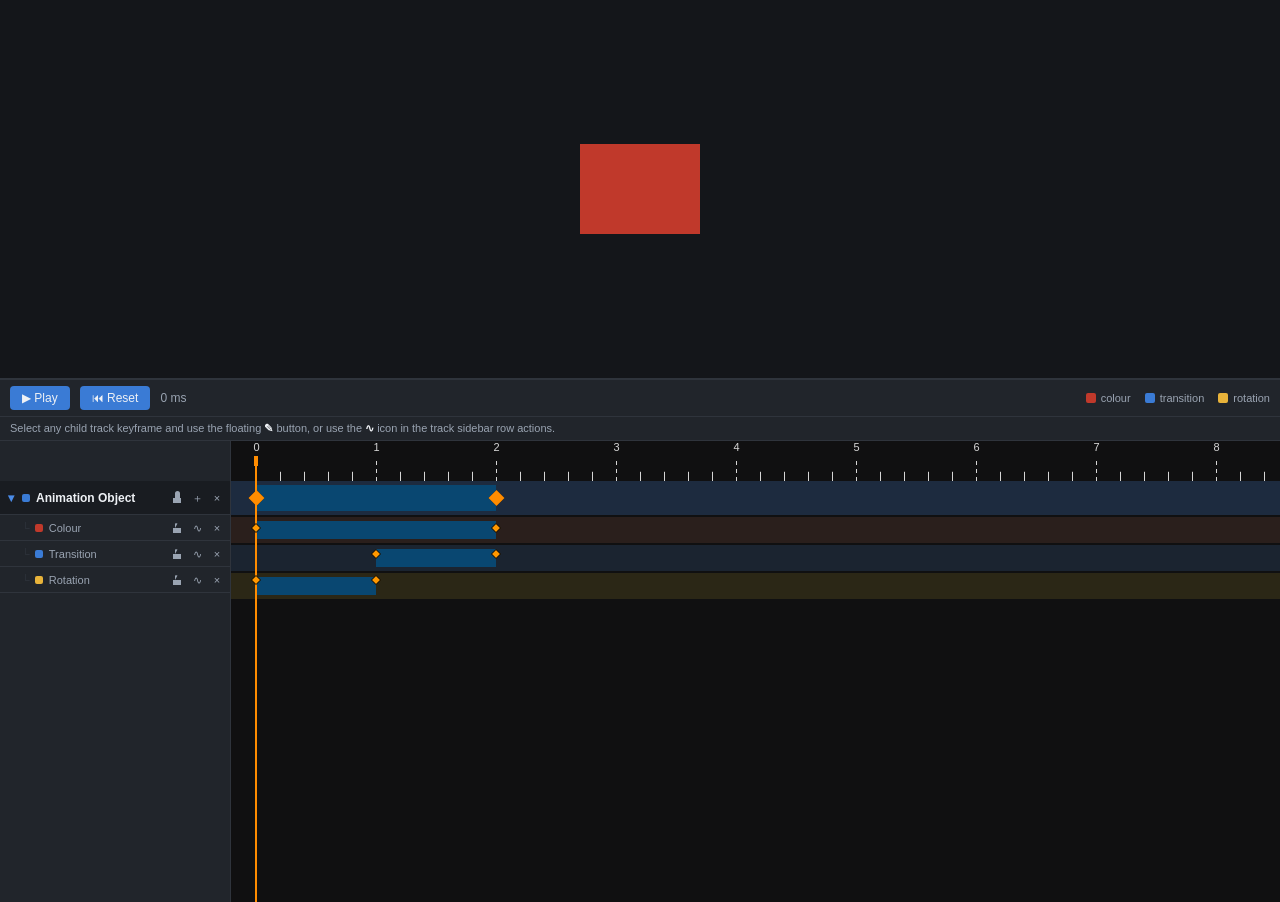
<file: test/timeline/index_v2.html>
<!DOCTYPE html>
<html lang="en">
<head>
<meta charset="UTF-8">
<title>Timeline example — Animation Object with linked child tracks</title>

<style>
  :root {
    --z0:  #14161a;
    --z1:  #191c21;
    --z2:  #21252b;
    --z3:  #2f343c;
    --z9:  #9aa4b2;
    --z12: #3a4048;
    --z13: #454c56;
    --z15: #eef1f5;
    --accent7:  #3a7bd5;
    --accent9:  #4b8ce8;
    --accent14: rgba(58,123,213,0.35);
    --b6:  #b5432e;
    --b7:  #c94f38;
    --x1: 4px; --x2: 6px; --x4: 10px; --x10: 40px; --x12: 48px;
  }
  html, body { margin:0; padding:0; height:100%; background: var(--z1); color: var(--z15);
    font-family: Roboto, 'Helvetica Neue', Arial, sans-serif; }

  #stage-panel {
    height: 42%;
    display: flex; align-items: center; justify-content: center;
    background: var(--z0);
    border-bottom: 1px solid var(--z3);
  }
  #stage { width: 320px; height: 220px; overflow: visible; }

  .transport {
    display: flex; align-items: center; gap: 10px;
    padding: 6px 10px; background: var(--z2); border-bottom: 1px solid var(--z3);
    flex-shrink: 0;
  }
  .transport button {
    background: var(--accent7); color: var(--z15); border: none; border-radius: 4px;
    padding: 5px 12px; font-size: 12px; cursor: pointer;
  }
  .transport button:hover { background: var(--accent9); }
  .transport .time-readout { font-size: 12px; color: var(--z9); font-variant-numeric: tabular-nums; }
  .transport .spacer { flex: 1; }
  .transport .legend { display:flex; gap:14px; font-size:11px; color: var(--z9); }
  .transport .legend span { display:flex; align-items:center; gap:5px; }
  .swatch { width:10px; height:10px; border-radius:2px; display:inline-block; }

  .hint {
    font-size: 11px; color: var(--z9); padding: 5px 10px;
    background: var(--z2); border-bottom: 1px solid var(--z3); flex-shrink: 0;
  }
  .hint b { color: var(--z15); }

  #timeline-panel { height: 58%; display: flex; flex-direction: column; }
  .timeline-body { flex: 1; display: flex; overflow: hidden; min-height: 0; }

  #outline {
    width: 230px; flex-shrink: 0; background: var(--z2);
    border-right: 1px solid var(--z3); overflow: hidden;
  }
  #outline .outline-spacer { box-sizing: border-box; }
  .outline-row {
    box-sizing: border-box;
    display: flex; align-items: center;
    font-size: 12px; color: var(--z15);
    border-bottom: 1px solid var(--z3);
    padding-left: 8px; padding-right: 4px;
    user-select: none;
  }
  .outline-row.parent { cursor: pointer; font-weight: 600; background: var(--z1); }
  .outline-row.parent:hover { background: var(--z3); }
  .outline-row .toggle {
    display:inline-block; width: 14px; transition: transform 120ms ease;
    color: var(--accent9); cursor: pointer;
  }
  .outline-row.parent.collapsed .toggle { transform: rotate(-90deg); }
  .outline-row.child { padding-left: 22px; color: var(--z9); font-size: 11px; }
  .outline-row.child .elbow { color: var(--z3); margin-right: 5px; }
  .outline-row .dot { width: 8px; height: 8px; border-radius: 2px; margin-right: 6px; flex-shrink:0; }
  .outline-row .row-title { flex: 1 1 auto; overflow: hidden; text-overflow: ellipsis; white-space: nowrap; cursor: pointer; }

  .row-actions { display: flex; align-items: center; gap: 2px; flex-shrink: 0; }
  .icon-btn {
    width: 18px; height: 18px; line-height: 18px; text-align: center;
    font-size: 11px; border-radius: 3px; border: none; background: transparent;
    color: var(--z9); cursor: pointer; padding: 0; flex-shrink: 0;
  }
  .icon-btn:hover { background: var(--z12); color: var(--z15); }
  .icon-btn.del-btn:hover, .icon-btn.del-row-btn:hover { background: var(--b6); color: var(--z15); }
  .icon-btn.lock-btn.is-locked { color: var(--b7); }
  .outline-row.locked .add-btn, .outline-row.locked .del-btn, .outline-row.locked .del-row-btn, .outline-row.locked .row-ease-btn {
    opacity: .3; pointer-events: none;
  }

  #timeline { flex: 1; position: relative; }

  .floating-icon-btn {
    position: fixed; display: none; align-items: center; justify-content: center;
    width: 20px; height: 20px; border-radius: 50%; border: 1px solid var(--z3);
    background: var(--accent7); color: var(--z15); font-size: 10px; cursor: pointer;
    box-shadow: 0 2px 6px rgba(0,0,0,.4); z-index: 50; padding: 0;
  }
  .floating-icon-btn:hover { background: var(--accent9); }

  /* Popover Layout */
  .popover {
    position: fixed; display: none; background: var(--z2); border: 1px solid var(--z3);
    border-radius: 6px; box-shadow: 0 8px 24px rgba(0,0,0,.5); padding: 10px;
    font-size: 11px; color: var(--z15); z-index: 100; width: 280px;
  }
  .popover-title {
    font-weight: 600; font-size: 11px; color: var(--z9); text-transform: uppercase;
    letter-spacing: .04em; margin-bottom: 8px; padding: 0 2px;
  }
  .property-list { display: flex; flex-direction: column; gap: 1px; max-height: 200px; overflow-y: auto; }
  .property-item {
    display: flex; align-items: center; gap: 7px; background: transparent; border: none;
    color: var(--z15); text-align: left; padding: 5px 6px; border-radius: 4px;
    font-size: 12px; cursor: pointer; width: 100%;
  }
  .property-item:hover { background: var(--z3); }
  .property-item .dot { width: 9px; height: 9px; border-radius: 2px; flex-shrink: 0; }

  /* Custom Select List Dropdown with previews */
  .custom-select-container {
    position: relative; width: 100%; margin-bottom: 8px; user-select: none;
  }
  .custom-select-trigger {
    display: flex; align-items: center; justify-content: space-between;
    background: var(--z0); border: 1px solid var(--z3); border-radius: 4px;
    padding: 6px 10px; cursor: pointer; color: var(--z15); font-size: 11px;
  }
  .custom-select-trigger:hover { border-color: var(--accent9); }
  .custom-select-options {
    position: absolute; top: 100%; left: 0; right: 0; background: var(--z2);
    border: 1px solid var(--z3); border-radius: 4px; margin-top: 4px;
    max-height: 190px; overflow-y: auto; display: none; z-index: 110;
    box-shadow: 0 4px 12px rgba(0,0,0,.5);
  }
  .custom-select-options.open { display: block; }
  .custom-option {
    display: flex; align-items: center; gap: 8px; padding: 5px 8px; cursor: pointer;
    border-bottom: 1px solid var(--z1);
  }
  .custom-option:hover { background: var(--z3); }
  .custom-option.selected { background: var(--accent14); }
  
  .option-preview {
    width: 28px; height: 28px; background: var(--z0);
    border: 1px solid var(--z3); border-radius: 3px; flex-shrink: 0;
  }
  .option-text { font-size: 11px; color: var(--z15); flex-grow: 1; }
  
  /* Live Motion Preview blocks inside the dropdown option lists */
  .motion-preview-box {
    width: 24px; height: 12px; background: var(--z0); border: 1px solid var(--z3);
    border-radius: 2px; position: relative; overflow: hidden; flex-shrink: 0;
  }
  .motion-preview-dot {
    width: 6px; height: 6px; background: var(--accent9); border-radius: 50%;
    position: absolute; top: 3px; left: 0;
  }

  /* Big interactive vector curve view */
  .curve-preview-wrap { margin-bottom: 8px; }
  .curve-big { width: 100%; height: 140px; display: block; background: var(--z1); border: 1px solid var(--z3); border-radius: 4px; }
  .curve-grid { stroke: var(--z3); stroke-width: 1; }
  .curve-diagonal { stroke: var(--z3); stroke-width: 1; stroke-dasharray: 3,3; }
  .curve-path { fill: none; stroke: var(--accent9); stroke-width: 2.2; }
  .handle-line { stroke: var(--z9); stroke-width: 1; stroke-dasharray: 2,2; }
  .handle { fill: var(--accent7); stroke: var(--z15); stroke-width: 1.5; cursor: grab; touch-action: none; }
  .handle:hover { fill: var(--accent9); }
  .handle.disabled { opacity: 0.15; cursor: not-allowed; pointer-events: none; }
  .handle-line.disabled { opacity: 0.15; }
  .bezier-readout { font-size: 10px; color: var(--z9); font-variant-numeric: tabular-nums; text-align: center; }
</style>

<link rel="stylesheet" href="animation-timeline.css">
</head>
<body>

<div id="stage-panel">
  <svg id="stage" viewBox="0 0 320 220">
    <rect x="0" y="0" width="320" height="220" fill="var(--z0)"/>
    <g id="obj-pivot" transform="translate(160,110)">
      <rect id="half-left"  width="60" height="90"/>
      <rect id="half-right" width="60" height="90"/>
    </g>
  </svg>
</div>

<div id="timeline-panel">
  <div class="transport">
    <button id="btn-play">▶ Play</button>
    <button id="btn-reset">⏮ Reset</button>
    <div class="time-readout"><span id="time-readout">0</span> ms</div>
    <div class="spacer"></div>
    <div class="legend">
      <span><i class="swatch" style="background:#c0392b"></i>colour</span>
      <span><i class="swatch" style="background:#3a7bd5"></i>transition</span>
      <span><i class="swatch" style="background:#e8b33a"></i>rotation</span>
    </div>
  </div>
  <div class="hint">
    Select any child track keyframe and use the floating <b>✎</b> button, or use the <b>∿</b> icon in the track sidebar row actions.
  </div>
  <div class="timeline-body">
    <div id="outline"></div>
    <div id="timeline"></div>
  </div>
</div>

<button id="easing-edit-btn" class="floating-icon-btn" title="Set animation curve" type="button">✎</button>
<div id="property-popover" class="popover"></div>
<div id="easing-popover" class="popover"></div>

<script src="jquery-3_5_1_min.js"></script>
<script src="animation-timeline.js"></script>
<script>
var TIMELINE_MAX = 3000;
var HEADER_HEIGHT = 40;
var LEFT_MARGIN = 25;

var parentGroupMarker = { id: 'object-span' };
var objectDeleted = false;

var objectRow = {
  title: 'Animation Object', id: 'row-object', locked: false,
  style: { height: 34, fillColor: '#1d2b3f' },
  keyframes: [{ val: 0, group: parentGroupMarker }, { val: 2000, group: parentGroupMarker }]
};

var colourRow = {
  title: 'Colour', id: 'row-colour', propKey: 'colourFill', locked: false,
  style: { height: 26, fillColor: '#2a1f1c' },
  keyframes: [{ val: 0, easing: 'linear' }, { val: 2000, easing: 'linear' }]
};

var transitionRow = {
  title: 'Transition', id: 'row-transition', propKey: 'transform', locked: false,
  style: { height: 26, fillColor: '#1b2430' },
  keyframes: [{ val: 1000, easing: 'easeOutBounce' }, { val: 2000, easing: 'linear' }]
};

var rotationRow = {
  title: 'Rotation', id: 'row-rotation', propKey: 'rotation', locked: false,
  style: { height: 26, fillColor: '#2b2716' },
  keyframes: [{ val: 0, easing: 'ease' }, { val: 1000, easing: 'linear' }]
};

var childRows = [colourRow, transitionRow, rotationRow];
var expanded = true;

var PROPERTY_DEFS = {
  colourFill:  { label: 'Colour',       kind: 'color',  swatch: '#c0392b', from: '#c0392b', to: '#2ea83a' },
  transform:   { label: 'Transition',   kind: 'number', swatch: '#3a7bd5', from: 0,    to: 40 },
  rotation:    { label: 'Rotation',     kind: 'number', swatch: '#e8b33a', from: 0,    to: 180 }
};

var PRESET_BEZIERS = {
  "linear": [0.00, 0.00, 1.00, 1.00],
  "ease": [0.25, 0.10, 0.25, 1.00],
  "ease-in": [0.42, 0.00, 1.00, 1.00],
  "ease-out": [0.00, 0.00, 0.58, 1.00],
  "ease-in-out": [0.42, 0.00, 0.58, 1.00],
  "easeInSine": [0.12, 0.00, 0.39, 0.00],
  "easeOutSine": [0.61, 1.00, 0.88, 1.00],
  "easeInOutSine": [0.37, 0.00, 0.63, 1.00],
  "easeInQuad": [0.11, 0.00, 0.50, 0.00],
  "easeOutQuad": [0.50, 1.00, 0.89, 1.00],
  "easeInOutQuad": [0.45, 0.00, 0.55, 1.00],
  "easeInCubic": [0.32, 0.00, 0.67, 0.00],
  "easeOutCubic": [0.33, 1.00, 0.67, 1.00],
  "easeInOutCubic": [0.65, 0.00, 0.35, 1.00],
  "easeInBack": [0.36, 0.00, 0.66, -0.56],
  "easeOutBack": [0.34, 1.56, 0.64, 1.00],
  "easeInOutBack": [0.68, -0.60, 0.32, 1.60],
  "easeInBounce": "special",
  "easeOutBounce": "special",
  "easeInOutBounce": "special"
};

// --- Complete Piecewise Mathematical Bounce Evaluators ---
function easeOutBounceFn(x) {
  var n1 = 7.5625;
  var d1 = 2.75;
  if (x < 1 / d1) { return n1 * x * x; } 
  else if (x < 2 / d1) { return n1 * (x -= 1.5 / d1) * x + 0.75; } 
  else if (x < 2.5 / d1) { return n1 * (x -= 2.25 / d1) * x + 0.9375; } 
  else { return n1 * (x -= 2.625 / d1) * x + 0.984375; }
}
function easeInBounceFn(x) { return 1 - easeOutBounceFn(1 - x); }
function easeInOutBounceFn(x) {
  return x < 0.5 ? (1 - easeOutBounceFn(1 - 2 * x)) / 2 : (1 + easeOutBounceFn(2 * x - 1)) / 2;
}

function cubicBezierEasing(x1, y1, x2, y2) {
  function a(p1, p2) { return 1 - 3 * p2 + 3 * p1; }
  function b(p1, p2) { return 3 * p2 - 6 * p1; }
  function c(p1) { return 3 * p1; }
  function calcX(t) { return ((a(x1, x2) * t + b(x1, x2)) * t + c(x1)) * t; }
  function calcY(t) { return ((a(y1, y2) * t + b(y1, y2)) * t + c(y1)) * t; }
  function calcDerivX(t) { return 3 * a(x1, x2) * t * t + 2 * b(x1, x2) * t + c(x1); }
  return function (x) {
    if (x === 0 || x === 1) return x;
    var t = x;
    for (var i = 0; i < 8; i++) {
      var d = calcDerivX(t);
      if (Math.abs(d) < 1e-6) break;
      t -= (calcX(t) - x) / d;
    }
    return calcY(t);
  };
}

function getEasingFn(key) {
  if (!key) return cubicBezierEasing(0,0,1,1);
  if (key === "easeOutBounce") return easeOutBounceFn;
  if (key === "easeInBounce") return easeInBounceFn;
  if (key === "easeInOutBounce") return easeInOutBounceFn;
  if (PRESET_BEZIERS[key] && PRESET_BEZIERS[key] !== "special") {
    var p = PRESET_BEZIERS[key];
    return cubicBezierEasing(p[0], p[1], p[2], p[3]);
  }
  if (key.indexOf('custom:') === 0) {
    var parts = key.slice(7).split(',').map(Number);
    return cubicBezierEasing(parts[0], parts[1], parts[2], parts[3]);
  }
  return cubicBezierEasing(0,0,1,1);
}

function parseBezierString(key) {
  if (key && PRESET_BEZIERS[key] && PRESET_BEZIERS[key] !== "special") return [...PRESET_BEZIERS[key]];
  if (key && key.indexOf('custom:') === 0) {
    var parts = key.slice(7).split(',').map(Number);
    if (parts.length === 4) return parts;
  }
  return [0.25, 0.1, 0.25, 1.0]; // fallback
}

function matchingPresetName(x1, y1, x2, y2, currentKey) {
  if (currentKey === "easeInBounce" || currentKey === "easeOutBounce" || currentKey === "easeInOutBounce") {
    return currentKey;
  }
  for (var name in PRESET_BEZIERS) {
    var p = PRESET_BEZIERS[name];
    if (p !== "special" && Math.abs(p[0]-x1) < 0.01 && Math.abs(p[1]-y1) < 0.01 && Math.abs(p[2]-x2) < 0.01 && Math.abs(p[3]-y2) < 0.01) {
      return name;
    }
  }
  return 'Custom Curve';
}

// --- Initialize Library Timeline Engine ---
var timeline = new timelineModule.Timeline();

function visibleRows() {
  if (objectDeleted) return [];
  return [objectRow].concat(expanded ? childRows : []);
}

function currentModel() {
  childRows.forEach(function (row) {
    row.style = row.style || {};
    row.style.keyframesStyle = { shape: timelineModule.TimelineKeyframeShape.None };
  });
  return { rows: visibleRows() };
}

function computeRowLayout() {
  var y = HEADER_HEIGHT;
  return visibleRows().map(function (row) {
    var h = row.style.height;
    var entry = { row: row, top: y, height: h, center: y + h / 2 };
    y += h;
    return entry;
  });
}

timeline.initialize({
  id: 'timeline',
  headerHeight: HEADER_HEIGHT,
  leftMargin: LEFT_MARGIN,
  keyframesDraggable: true,
  groupsDraggable: true,
  timelineDraggable: true
}, currentModel());
timeline.setOptions({ min: 0, max: TIMELINE_MAX, totalTime: TIMELINE_MAX, leftMargin: LEFT_MARGIN });

function refreshAll() {
  timeline.setModel(currentModel());
  timeline.redraw();
  renderOutline();
  renderKeyframeOverlay();
  applyTime(timeline.getTime());
}

// --- Render Sidebar Actions Layout ---
var outlineEl = document.getElementById('outline');
var propPopover = document.getElementById('property-popover');

function renderOutline() {
  if (objectDeleted) { outlineEl.innerHTML = ''; return; }
  
  var html = '<div class="outline-spacer" style="height:' + HEADER_HEIGHT + 'px"></div>';
  html += '<div class="outline-row parent' + (expanded ? '' : ' collapsed') + (objectRow.locked ? ' locked' : '') + '" style="height:' + objectRow.style.height + 'px">'
        + '<span class="toggle" data-action="toggle">▾</span>'
        + '<span class="dot" style="background:#3a7bd5"></span>'
        + '<span class="row-title" data-action="toggle">Animation Object</span>'
        + '<span class="row-actions">'
        +   '<button type="button" class="icon-btn lock-btn' + (objectRow.locked ? ' is-locked' : '') + '" data-action="lock-parent" title="Lock track"><svg viewBox="0 0 16 16" width="16" height="16"><path d="M4 14h8V9H4v5zM6 9V4.5a2.5 2.5 0 015 0V9" fill="currentColor"/></svg></button>'
        +   '<button type="button" class="icon-btn add-btn" data-action="add-property" title="Add property track">＋</button>'
        +   '<button type="button" class="icon-btn del-row-btn" data-action="delete-parent" title="Delete object">×</button>'
        + '</span>'
        + '</div>';

  if (expanded) {
    childRows.forEach(function (row, idx) {
      var def = PROPERTY_DEFS[row.propKey] || { swatch: '#6b7280' };
      html += '<div class="outline-row child' + (row.locked || objectRow.locked ? ' locked' : '') + '" style="height:' + row.style.height + 'px">'
            + '<span class="elbow">└</span>'
            + '<span class="dot" style="background:' + def.swatch + '"></span>'
            + '<span class="row-title">' + row.title + '</span>'
            + '<span class="row-actions">'
            +   '<button type="button" class="icon-btn lock-btn' + (row.locked ? ' is-locked' : '') + '" data-action="lock-child" data-row-index="' + idx + '" title="Lock track"><svg viewBox="0 0 16 16" width="16" height="16"><path d="M4 14h8V9H4v5zM6 9V4.5a2.5 2.5 0 012.5 0" fill="currentColor"/></svg></button>'
            +   '<button type="button" class="icon-btn row-ease-btn" data-action="row-ease" data-row-index="' + idx + '" title="Set curve">∿</button>'
            +   '<button type="button" class="icon-btn del-btn" data-action="delete-child" data-row-index="' + idx + '" title="Delete track">×</button>'
            + '</span>'
            + '</div>';
    });
  }
  outlineEl.innerHTML = html;

  outlineEl.querySelectorAll('[data-action="toggle"]').forEach(function (el) {
    el.addEventListener('click', function () { expanded = !expanded; refreshAll(); });
  });

  outlineEl.querySelector('[data-action="lock-parent"]').addEventListener('click', function (e) {
    e.stopPropagation(); objectRow.locked = !objectRow.locked; refreshAll();
  });

  outlineEl.querySelector('[data-action="delete-parent"]').addEventListener('click', function (e) {
    e.stopPropagation(); if (confirm("Delete the Animation Object?")) { objectDeleted = true; hideEasingUI(); refreshAll(); }
  });

  outlineEl.querySelector('[data-action="add-property"]').addEventListener('click', function (e) {
    e.stopPropagation(); openPropertyPopover(this);
  });

  if (expanded) {
    outlineEl.querySelectorAll('[data-action="lock-child"]').forEach(function (btn) {
      btn.addEventListener('click', function (e) {
        e.stopPropagation();
        var idx = parseInt(btn.getAttribute('data-row-index'), 10);
        childRows[idx].locked = !childRows[idx].locked;
        refreshAll();
      });
    });

    outlineEl.querySelectorAll('[data-action="delete-child"]').forEach(function (btn) {
      btn.addEventListener('click', function (e) {
        e.stopPropagation();
        var idx = parseInt(btn.getAttribute('data-row-index'), 10);
        childRows.splice(idx, 1);
        hideEasingUI();
        refreshAll();
      });
    });

    outlineEl.querySelectorAll('[data-action="row-ease"]').forEach(function (btn) {
      btn.addEventListener('click', function (e) {
        e.stopPropagation();
        var row = childRows[parseInt(btn.getAttribute('data-row-index'), 10)];
        if (!row || !row.keyframes.length || row.locked || objectRow.locked) return;
        currentEasingTarget = { row: row, keyframe: row.keyframes[0] };
        openEasingPopover(btn);
      });
    });
  }
}

function openPropertyPopover(anchorEl) {
  var existingKeys = childRows.map(function(r) { return r.propKey; });
  var available = Object.keys(PROPERTY_DEFS).filter(function(k) { return existingKeys.indexOf(k) === -1; });
  
  if (!available.length) { alert("All tracks are already active."); return; }
  
  var html = '<div class="popover-title">Add Property Track</div><div class="property-list">';
  available.forEach(function(key) {
    var def = PROPERTY_DEFS[key];
    html += '<button type="button" class="property-item" data-key="' + key + '">'
          + '  <span class="dot" style="background:' + def.swatch + '"></span>'
          + '  <span>' + def.label + '</span>'
          + '</button>';
  });
  html += '</div>';
  
  propPopover.innerHTML = html;
  positionPopoverNear(propPopover, anchorEl);
  
  propPopover.querySelectorAll('.property-item').forEach(function(btn) {
    btn.addEventListener('click', function() {
      var key = this.getAttribute('data-key');
      var def = PROPERTY_DEFS[key];
      childRows.push({
        title: def.label, id: 'row-' + key, propKey: key, locked: false,
        style: { height: 26, fillColor: '#222' },
        keyframes: [{ val: 0, easing: 'linear' }, { val: 2000, easing: 'linear' }]
      });
      propPopover.style.display = 'none';
      refreshAll();
    });
  });
}

// --- Parent-Child Track Alignment & Locks ---
var lastKnownStart = objectRow.keyframes[0].val;
function syncChildrenToParent(evt) {
  if (!evt || !evt.target || evt.target.row !== objectRow) return;
  var isBlockMove = evt.target.type === timelineModule.TimelineElementType.Group;
  var newStart = objectRow.keyframes[0].val;
  var delta = newStart - lastKnownStart;
  lastKnownStart = newStart;
  if (!isBlockMove || !delta) return;
  childRows.forEach(function (row) {
    if (row.locked) return;
    row.keyframes.forEach(function (kf) { kf.val += delta; });
  });
  timeline.setModel(currentModel());
  timeline.redraw();
  applyTime(timeline.getTime());
}

timeline.onDrag(function (evt) {
  if (evt && evt.target && evt.target.row && (evt.target.row.locked || objectRow.locked)) {
    evt.arguments.preventDefault = true;
    return;
  }
  syncChildrenToParent(evt); renderKeyframeOverlay();
});
timeline.onDragFinished(function (evt) { syncChildrenToParent(evt); renderKeyframeOverlay(); });
timeline.onScroll(function () { renderKeyframeOverlay(); repositionFloatingUI(); });
timeline.onScrollFinished(function () { renderKeyframeOverlay(); repositionFloatingUI(); });

var SVG_NS = 'http://www.w3.org/2000/svg';
var overlaySvg = null;

function ensureOverlay() {
  if (overlaySvg) return overlaySvg;
  overlaySvg = document.createElementNS(SVG_NS, 'svg');
  overlaySvg.style.cssText = 'position:absolute; top:0; left:0; width:100%; height:100%; pointer-events:none;';
  document.getElementById('timeline').appendChild(overlaySvg);
  return overlaySvg;
}

function renderKeyframeOverlay() {
  var svg = ensureOverlay();
  while (svg.firstChild) svg.removeChild(svg.firstChild);
  if (objectDeleted) return;
  
  computeRowLayout().forEach(function (entry) {
    var row = entry.row;
    if (row === objectRow) return;
    row.keyframes.forEach(function (kf) {
      var x = Math.floor(timeline.valToPx(kf.val) - timeline.scrollLeft + LEFT_MARGIN);
      var y = Math.floor(entry.center);
      var selected = !!kf.selected;
      
      var el = document.createElementNS(SVG_NS, 'polygon');
      var r = selected ? 6 : 4.5;
      var points = x + ',' + (y-r) + ' ' + (x+r) + ',' + y + ' ' + x + ',' + (y+r) + ' ' + (x-r) + ',' + y;
      el.setAttribute('points', points);
      el.setAttribute('fill', selected ? '#ff4d4d' : '#ff9800');
      el.setAttribute('stroke', '#000000');
      el.setAttribute('stroke-width', '1');
      svg.appendChild(el);
    });
  });
}

// --- Floating Curve UI Trigger controls ---
var easingBtn = document.getElementById('easing-edit-btn');
var easingPopover = document.getElementById('easing-popover');
var currentEasingTarget = null; 

function hideEasingUI() { easingBtn.style.display = 'none'; easingPopover.style.display = 'none'; currentEasingTarget = null; }

function repositionFloatingUI() {
  if (currentEasingTarget) positionEasingButton(currentEasingTarget.row, currentEasingTarget.keyframe);
  if (easingPopover.style.display !== 'none' && currentEasingTarget) positionPopoverNear(easingPopover, easingBtn);
}

function positionEasingButton(row, kf) {
  var layout = computeRowLayout().find(function (e) { return e.row === row; });
  if (!layout || row.locked || objectRow.locked) { hideEasingUI(); return; }
  var timelineRect = document.getElementById('timeline').getBoundingClientRect();
  var x = timeline.valToPx(kf.val) - timeline.scrollLeft + LEFT_MARGIN;
  easingBtn.style.left = Math.round(timelineRect.left + x + 7) + 'px';
  easingBtn.style.top = Math.round(timelineRect.top + layout.center - 10) + 'px';
  easingBtn.style.display = 'flex';
}

timeline.onSelected(function (evt) {
  renderKeyframeOverlay();
  var relevant = (evt.selected || []).map(function (kf) {
    if (objectRow.keyframes.indexOf(kf) !== -1) return { keyframe: kf, row: objectRow };
    for (var i = 0; i < childRows.length; i++) { if (childRows[i].keyframes.indexOf(kf) !== -1) return { keyframe: kf, row: childRows[i] }; }
    return null;
  }).filter(function (el) { return el && el.row !== objectRow && !el.row.locked && !objectRow.locked; });

  if (relevant.length !== 1) { hideEasingUI(); return; }
  currentEasingTarget = relevant[0];
  positionEasingButton(currentEasingTarget.row, currentEasingTarget.keyframe);
});

easingBtn.addEventListener('click', function (e) { e.stopPropagation(); openEasingPopover(easingBtn); });

// --- Custom dropdown options list playground logic ---
var PAD = 15, W = 260, H = 140;
var activeHandle = null;
var coords = [0, 0, 1, 1];
var motionRafId = null;

function mapX(t) { return PAD + t * (W - PAD * 2); }
function mapY(v) { return PAD + (1 - (v + 0.2) / 1.4) * (H - PAD * 2); }
function unmapX(px) { return (px - PAD) / (W - PAD * 2); }
function unmapY(py) { return ((1 - (py - PAD) / (H - PAD * 2)) * 1.4) - 0.2; }

function openEasingPopover(anchor) {
  if (motionRafId) cancelAnimationFrame(motionRafId);
  var kf = currentEasingTarget.keyframe;
  
  var activeEasing = kf.easing || "linear";
  var isBounce = (activeEasing === "easeInBounce" || activeEasing === "easeOutBounce" || activeEasing === "easeInOutBounce");
  coords = isBounce ? [0,0,1,1] : parseBezierString(activeEasing);

  var html = '<div class="popover-title">Select &amp; Customize Curve</div>'
        + '<div class="custom-select-container">'
        + '  <div class="custom-select-trigger" id="custom-sel-trigger"><span>Select Easing Preset</span><span>▼</span></div>'
        + '  <div class="custom-select-options" id="custom-sel-options"></div>'
        + '</div>'
        + '<div class="curve-preview-wrap">'
        + '  <svg class="curve-big" id="popover-svg">'
        + '    <line x1="'+mapX(0)+'" y1="'+mapY(0)+'" x2="'+mapX(1)+'" y2="'+mapY(0)+'" class="curve-grid"/>'
        + '    <line x1="'+mapX(0)+'" y1="'+mapY(1)+'" x2="'+mapX(1)+'" y2="'+mapY(1)+'" class="curve-grid"/>'
        + '    <line x1="'+mapX(0)+'" y1="'+mapY(0)+'" x2="'+mapX(1)+'" y2="'+mapY(1)+'" class="curve-diagonal"/>'
        + '    <line id="line-h1" class="handle-line" x1="'+mapX(0)+'" y1="'+mapY(0)+'" x2="0" y2="0"/>'
        + '    <line id="line-h2" class="handle-line" x1="'+mapX(1)+'" y1="'+mapY(1)+'" x2="0" y2="0"/>'
        + '    <path id="curve-path" class="curve-path" d=""/>'
        + '    <circle id="h1" class="handle" r="6" cx="0" cy="0"/>'
        + '    <circle id="h2" class="handle" r="6" cx="0" cy="0"/>'
        + '  </svg>'
        + '</div>'
        + '<div class="bezier-readout" id="readout-label"></div>';

  easingPopover.innerHTML = html;
  var optionsDiv = document.getElementById('custom-sel-options');
  
  // Render full list item options programmatically
  Object.keys(PRESET_BEZIERS).forEach(function(key) {
    var isSelected = (activeEasing === key);
    
    var item = document.createElement('div');
    item.className = 'custom-option' + (isSelected ? ' selected' : '');
    item.setAttribute('data-value', key);
    
    var canvas = document.createElement('canvas');
    canvas.className = 'option-preview';
    canvas.width = 28; canvas.height = 28;
    
    var span = document.createElement('span');
    span.className = 'option-text';
    span.textContent = key;
    
    var motionBox = document.createElement('div');
    motionBox.className = 'motion-preview-box';
    var motionDot = document.createElement('div');
    motionDot.className = 'motion-preview-dot';
    motionBox.appendChild(motionDot);
    
    item.appendChild(canvas);
    item.appendChild(span);
    item.appendChild(motionBox);
    optionsDiv.appendChild(item);
    
    // Draw static miniature thumbnail graph line
    var ctx = canvas.getContext('2d');
    ctx.strokeStyle = '#4b8ce8'; ctx.lineWidth = 1.8; ctx.beginPath();
    var easeFn = getEasingFn(key);
    for(var i = 0; i <= 28; i++) {
      var t = i / 28; var cx = t * 28; var cy = 28 - (easeFn(t) * 28);
      if(i === 0) ctx.moveTo(cx, cy); else ctx.lineTo(cx, cy);
    }
    ctx.stroke();
  });

  updateVisuals(activeEasing);
  positionPopoverNear(easingPopover, anchor);
  
  var trigger = document.getElementById('custom-sel-trigger');
  trigger.addEventListener('click', function(e) { 
    e.stopPropagation(); 
    optionsDiv.classList.toggle('open'); 
  });
  
  optionsDiv.addEventListener('click', function(e) {
    var option = e.target.closest('.custom-option');
    if(!option) return;
    
    var presetKey = option.getAttribute('data-value');
    kf.easing = presetKey;
    
    var bounceNow = (presetKey === "easeInBounce" || presetKey === "easeOutBounce" || presetKey === "easeInOutBounce");
    coords = bounceNow ? [0,0,1,1] : [...PRESET_BEZIERS[presetKey]];
    
    optionsDiv.querySelectorAll('.custom-option').forEach(function(o) { o.classList.remove('selected'); });
    option.classList.add('selected');
    
    updateVisuals(presetKey); 
    refreshAll();
    optionsDiv.classList.remove('open');
  });

  // Vector handle dragging controls listener
  var svg = document.getElementById('popover-svg');
  document.getElementById('h1').addEventListener('pointerdown', function(e) { 
    if (kf.easing === "easeInBounce" || kf.easing === "easeOutBounce" || kf.easing === "easeInOutBounce") return;
    e.preventDefault(); activeHandle = 1; 
  });
  document.getElementById('h2').addEventListener('pointerdown', function(e) { 
    if (kf.easing === "easeInBounce" || kf.easing === "easeOutBounce" || kf.easing === "easeInOutBounce") return;
    e.preventDefault(); activeHandle = 2; 
  });
  
  window.addEventListener('pointermove', function(e) {
    if(!activeHandle) return;
    var rect = svg.getBoundingClientRect();
    var nx = Math.max(0, Math.min(1, unmapX((e.clientX - rect.left) * (W / rect.width))));
    var ny = Math.max(-0.2, Math.min(1.2, unmapY((e.clientY - rect.top) * (H / rect.height))));
    
    if(activeHandle === 1) { coords[0] = nx; coords[1] = ny; } else { coords[2] = nx; coords[3] = ny; }
    
    kf.easing = 'custom:' + coords[0].toFixed(2) + ',' + coords[1].toFixed(2) + ',' + coords[2].toFixed(2) + ',' + coords[3].toFixed(2);
    
    optionsDiv.querySelectorAll('.custom-option').forEach(function(o) { o.classList.remove('selected'); });
    updateVisuals(kf.easing); 
    renderKeyframeOverlay(); 
    applyTime(timeline.getTime());
  });
  
  window.addEventListener('pointerup', function() { activeHandle = null; });
  
  // Animate the live loops inline boxes
  function stepMotion() {
    if (!easingPopover.contains(optionsDiv)) return;
    var time = (performance.now() % 1200) / 1200; 
    optionsDiv.querySelectorAll('.custom-option').forEach(function(opt) {
      var key = opt.getAttribute('data-value');
      var easeFn = getEasingFn(key);
      var dot = opt.querySelector('.motion-preview-dot');
      if (dot) {
        dot.style.left = (easeFn(time) * 16) + 'px';
      }
    });
    motionRafId = requestAnimationFrame(stepMotion);
  }
  motionRafId = requestAnimationFrame(stepMotion);
}

function updateVisuals(activeEasing) {
  var svg = document.getElementById('popover-svg');
  if (!svg) return;
  
  var isBounce = (activeEasing === "easeInBounce" || activeEasing === "easeOutBounce" || activeEasing === "easeInOutBounce");
  
  var h1 = svg.querySelector('#h1');
  var h2 = svg.querySelector('#h2');
  var l1 = svg.querySelector('#line-h1');
  var l2 = svg.querySelector('#line-h2');
  
  if (isBounce) {
    h1.classList.add('disabled'); h2.classList.add('disabled');
    l1.classList.add('disabled'); l2.classList.add('disabled');
  } else {
    h1.classList.remove('disabled'); h2.classList.remove('disabled');
    l1.classList.remove('disabled'); l2.classList.remove('disabled');
  }
  
  h1.setAttribute('cx', mapX(coords[0])); h1.setAttribute('cy', mapY(coords[1]));
  h2.setAttribute('cx', mapX(coords[2])); h2.setAttribute('cy', mapY(coords[3]));
  l1.setAttribute('x2', mapX(coords[0])); l1.setAttribute('y2', mapY(coords[1]));
  l2.setAttribute('x2', mapX(coords[2])); l2.setAttribute('y2', mapY(coords[3]));
  
  var d = '';
  var fn = getEasingFn(activeEasing);
  for(var i = 0; i <= 50; i++) {
    var t = i / 50; d += (i === 0 ? 'M ' : 'L ') + mapX(t).toFixed(1) + ' ' + mapY(fn(t)).toFixed(1) + ' ';
  }
  svg.querySelector('#curve-path').setAttribute('d', d);
  
  var name = matchingPresetName(coords[0], coords[1], coords[2], coords[3], activeEasing);
  document.getElementById('custom-sel-trigger').querySelector('span').textContent = name;
  
  if (isBounce) {
    document.getElementById('readout-label').textContent = name + ' formula (Gravity Simulation)';
  } else {
    document.getElementById('readout-label').textContent = 'cubic-bezier(' + coords[0].toFixed(2) + ', ' + coords[1].toFixed(2) + ', ' + coords[2].toFixed(2) + ', ' + coords[3].toFixed(2) + ')';
  }
}

function positionPopoverNear(popover, anchorEl) {
  var rect = $(anchorEl)[0].getBoundingClientRect();
  popover.style.display = 'block';
  var left = rect.right + 6;
  if (left + popover.offsetWidth > window.innerWidth) left = rect.left - popover.offsetWidth - 6;
  popover.style.left = Math.round(left) + 'px';
  popover.style.top = Math.round(Math.min(rect.top, window.innerHeight - popover.offsetHeight - 8)) + 'px';
}

document.addEventListener('mousedown', function (e) {
  var optionsDiv = document.getElementById('custom-sel-options');
  if(optionsDiv && !document.getElementById('custom-sel-trigger').contains(e.target) && !optionsDiv.contains(e.target)){
     optionsDiv.classList.remove('open');
  }
  if (easingPopover.style.display !== 'none' && !easingPopover.contains(e.target) && e.target !== easingBtn && !e.target.closest('.row-ease-btn')) {
    hideEasingUI();
    if(motionRafId) cancelAnimationFrame(motionRafId);
  }
  if (propPopover.style.display !== 'none' && !propPopover.contains(e.target) && !e.target.closest('[data-action="add-property"]')) {
    propPopover.style.display = 'none';
  }
});

// --- Output Live Preview Evaluation Driver ---
function lerp(a, b, t) { return a + (b - a) * t; }
function clamp01(t) { return Math.max(0, Math.min(1, t)); }
function lerpColorHex(c0, c1, t) {
  var a = parseInt(c0.replace('#', ''), 16), b = parseInt(c1.replace('#', ''), 16);
  var r = Math.round(lerp((a >> 16) & 255, (b >> 16) & 255, t)), g = Math.round(lerp((a >> 8) & 255, (b >> 8) & 255, t)), bl = Math.round(lerp(a & 255, b & 255, t));
  return 'rgb(' + r + ',' + g + ',' + bl + ')';
}

function valueAt(propKey, ms) {
  var def = PROPERTY_DEFS[propKey];
  var row = childRows.find(function (r) { return r.propKey === propKey; });
  if (!row || row.keyframes.length < 2) return 0;
  
  var kfs = [...row.keyframes].sort(function(a,b){return a.val - b.val;});
  if(ms <= kfs[0].val) return 0;
  if(ms >= kfs[kfs.length-1].val) return 1;
  
  var k0 = kfs[0], k1 = kfs[1];
  for(var i=0; i<kfs.length-1; i++){
    if(ms >= kfs[i].val && ms <= kfs[i+1].val){
      k0 = kfs[i]; k1 = kfs[i+1]; break;
    }
  }
  var t = (k1.val === k0.val) ? 0 : clamp01((ms - k0.val) / (k1.val - k0.val));
  return getEasingFn(k0.easing)(t);
}

var pivot = document.getElementById('obj-pivot'), halfLeft = document.getElementById('half-left'), halfRight = document.getElementById('half-right'), timeReadout = document.getElementById('time-readout');

function applyTime(ms) {
  if (objectDeleted) return;
  ms = Math.max(0, Math.min(TIMELINE_MAX, ms));
  var fillColour = valueAt('colourFill', ms), gap = valueAt('transform', ms), rot = valueAt('rotation', ms);
  
  [[halfLeft, -1], [halfRight, 1]].forEach(function (h) {
    var el = h[0]; el.setAttribute('width', 60); el.setAttribute('height', 90);
    el.setAttribute('x', h[1] < 0 ? -60 : 0); el.setAttribute('y', -45);
    el.setAttribute('fill', lerpColorHex(PROPERTY_DEFS.colourFill.from, PROPERTY_DEFS.colourFill.to, fillColour));
    el.setAttribute('transform', 'translate(' + (h[1] * gap) + ',0)');
  });
  pivot.setAttribute('transform', 'translate(160,110) rotate(' + (rot * 180) + ')');
  timeReadout.textContent = Math.round(ms);
}

timeline.onTimeChanged(function (evt) { applyTime(evt.val); repositionFloatingUI(); });

// --- Playback Controls ---
var playing = false, rafId = null, startWallTime = 0, startTimelineTime = 0;
function tick() {
  if (objectDeleted) { stop(); return; }
  var elapsed = performance.now() - startWallTime; var t = startTimelineTime + elapsed;
  if (t >= objectRow.keyframes[1].val) { timeline.setTime(objectRow.keyframes[1].val); stop(); return; }
  timeline.setTime(t); rafId = requestAnimationFrame(tick);
}
function play() {
  if (playing || objectDeleted) return; playing = true; document.getElementById('btn-play').textContent = '⏸ Pause';
  startWallTime = performance.now(); startTimelineTime = timeline.getTime();
  if (startTimelineTime >= objectRow.keyframes[1].val) startTimelineTime = 0;
  rafId = requestAnimationFrame(tick);
}
function stop() { playing = false; document.getElementById('btn-play').textContent = '▶ Play'; if (rafId) cancelAnimationFrame(rafId); }
document.getElementById('btn-play').addEventListener('click', function () { if (playing) stop(); else play(); });
document.getElementById('btn-reset').addEventListener('click', function () { stop(); timeline.setTime(0); });

refreshAll();
</script>
</body>
</html>
</file>
<file: test/timeline/animation-timeline.css>
/* Animation timeline panel styles.
   Uses CSS custom properties from base.css so it adapts to dark/light mode. */

#method-draw {
  position: relative;
  height: 100vh;
  display: flex;
  flex-direction: column;
  overflow: hidden;
  background-color: var(--z1);
}

#editor-area {
  flex: 1 1 auto;
  position: relative;
  min-height: 0;
  overflow: hidden;
}

#timeline-panel {
  flex: 0 0 30%;
  min-height: 150px;
  background-color: var(--z0);
  border-top: 1px solid var(--z3);
  display: flex;
  flex-direction: column;
  color: var(--z9);
  font-size: 12px;
  transition: flex-basis 150ms ease, min-height 150ms ease;
}

#timeline-panel.minimized {
  flex: 0 0 auto;
  min-height: 0;
}

#timeline-panel.minimized .timeline-body {
  display: none;
}

#timeline-panel .timeline-toolbar {
  background-color: var(--z2);
  padding-left: 0;
  height: 36px;
  position: relative;
  overflow: hidden;
  display: flex;
  align-items: center;
  flex-shrink: 0;
}

#timeline-panel .timeline-body {
  flex: 1 1 auto;
  display: flex;
  overflow: hidden;
  min-height: 0;
}

#timeline-panel .outline {
  width: 250px;
  min-width: 150px;
  overflow: hidden;
  display: flex;
  flex-direction: column;
  height: 100%;
  background-color: var(--z0);
}

#timeline {
  box-sizing: border-box;
  flex: 1;
  width: 100%;
  height: 100%;
  background-color: var(--z0);
  position: relative;
}

/* Timeline toolbar buttons scoped to avoid overriding editor buttons */
#timeline-panel .button {
  padding: 0px;
  width: 44px;
  min-width: 44px;
  margin-right: 5px;
  color: var(--z9);
  background: transparent;
  border: none;
}

#timeline-panel .button:focus {
  outline: 0;
  border: none;
}

#timeline-panel .button:hover {
  background: var(--z3);
}

#timeline-panel .button.active {
  background: var(--accent7);
  color: var(--z15);
}

#timeline-panel .outline-header {
  height: 30px;
}

#timeline-panel .outline-scroll-container {
  overflow: hidden;
}

#timeline-panel .outline-node {
  padding-left: 20px;
  font-size: 12px !important;
  display: flex;
  align-items: center;
  width: 100%;
  font-family: Roboto, 'Helvetica Neue', sans-serif;
  color: var(--z15);
  -webkit-user-select: none;
  user-select: none;
  height: 30px;
}

#timeline-panel .outline-node:hover {
  background-color: var(--accent7);
}

#timeline-panel .links {
  display: flex;
  align-items: center;
}

#timeline-panel a {
  font-family: Roboto, 'Helvetica Neue', sans-serif;
  color: var(--z15);
  margin-right: 30px;
}

/* Timeline toolbar separator adapts to theme */
.timeline-separator {
  width: 1px;
  background: var(--z3);
  height: 100%;
}

/* Duration input adapts to theme */
#timeline_duration_input {
  width: 70px;
  background: var(--z0);
  color: var(--z9);
  border: 1px solid var(--z3);
  border-radius: 3px;
  padding: 2px 4px;
}

/* Override animation-timeline-js internal colors to use CSS variables */
.animation-timeline-control {
  background: var(--z0) !important;
  color: var(--z9) !important;
}

.animation-timeline-control .header {
  background: var(--z2) !important;
}

.animation-timeline-control .content .labels .label {
  background: var(--z2) !important;
  color: var(--z15) !important;
}

.animation-timeline-control .content .rows-container .rows .row {
  border-bottom: 1px solid var(--z3) !important;
}

.animation-timeline-control .content .rows-container .rows .row .keyframes .keyframe {
  background: var(--z3) !important;
}

.animation-timeline-control .content .rows-container .rows .row .keyframes .keyframe.selected {
  background: var(--accent7) !important;
}

.animation-timeline-control .current-time-marker,
.animation-timeline-control .current-time-marker .handle {
  background: var(--accent7) !important;
}

.animation-timeline-control ::-webkit-scrollbar {
  background: var(--z0) !important;
}

.animation-timeline-control ::-webkit-scrollbar-thumb {
  background: var(--z3) !important;
}

.animation-timeline-control ::-webkit-scrollbar-corner {
  background: var(--z0) !important;
}

/* Override inline styles from animation-timeline-js canvas/scroll container */
.animation-timeline-control canvas {
  background: transparent !important;
}

.animation-timeline-control .scroll-container {
  background: var(--z0) !important;
}

.animation-timeline-control .scroll-container > div {
  background: transparent !important;
}


/*
.animation-timeline-control .scroll-container canvas{
  color: var(--z3) !important;
  background:  var(--z1) !important;
}
*/
</file>
